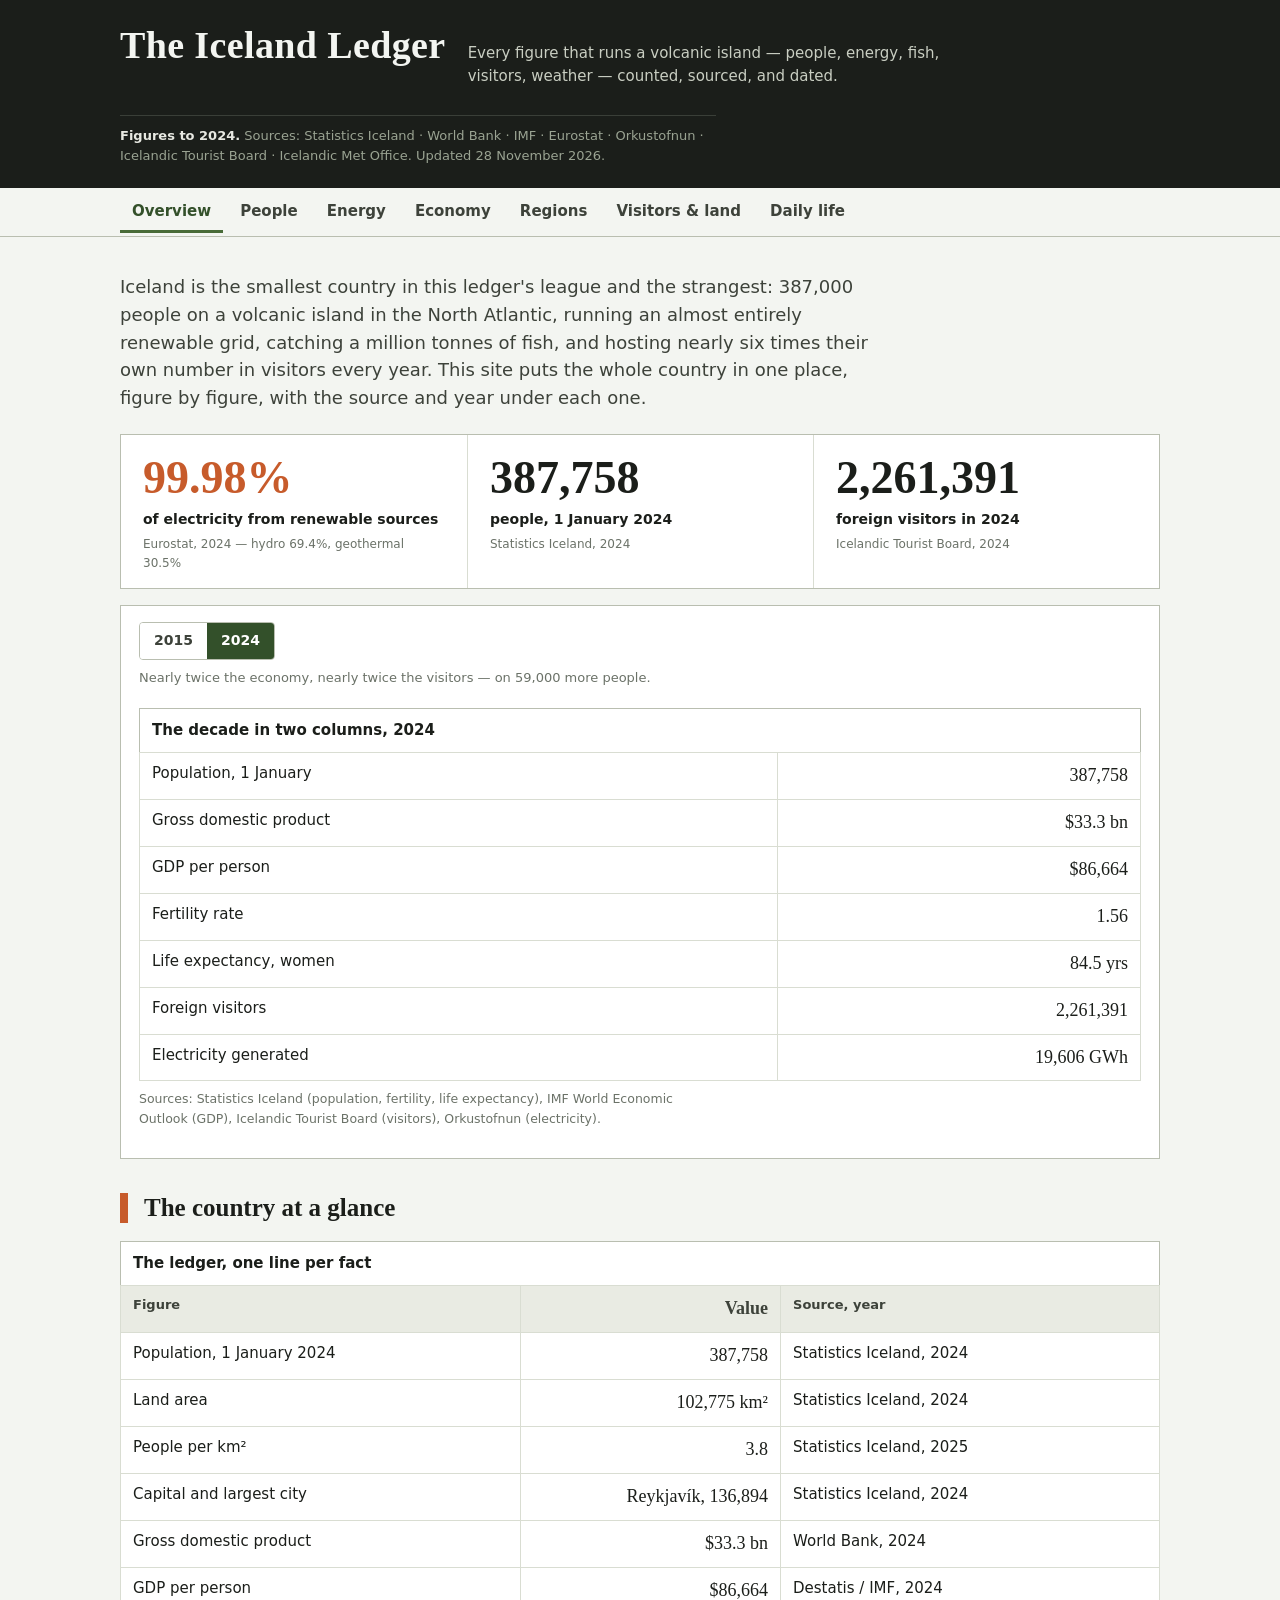
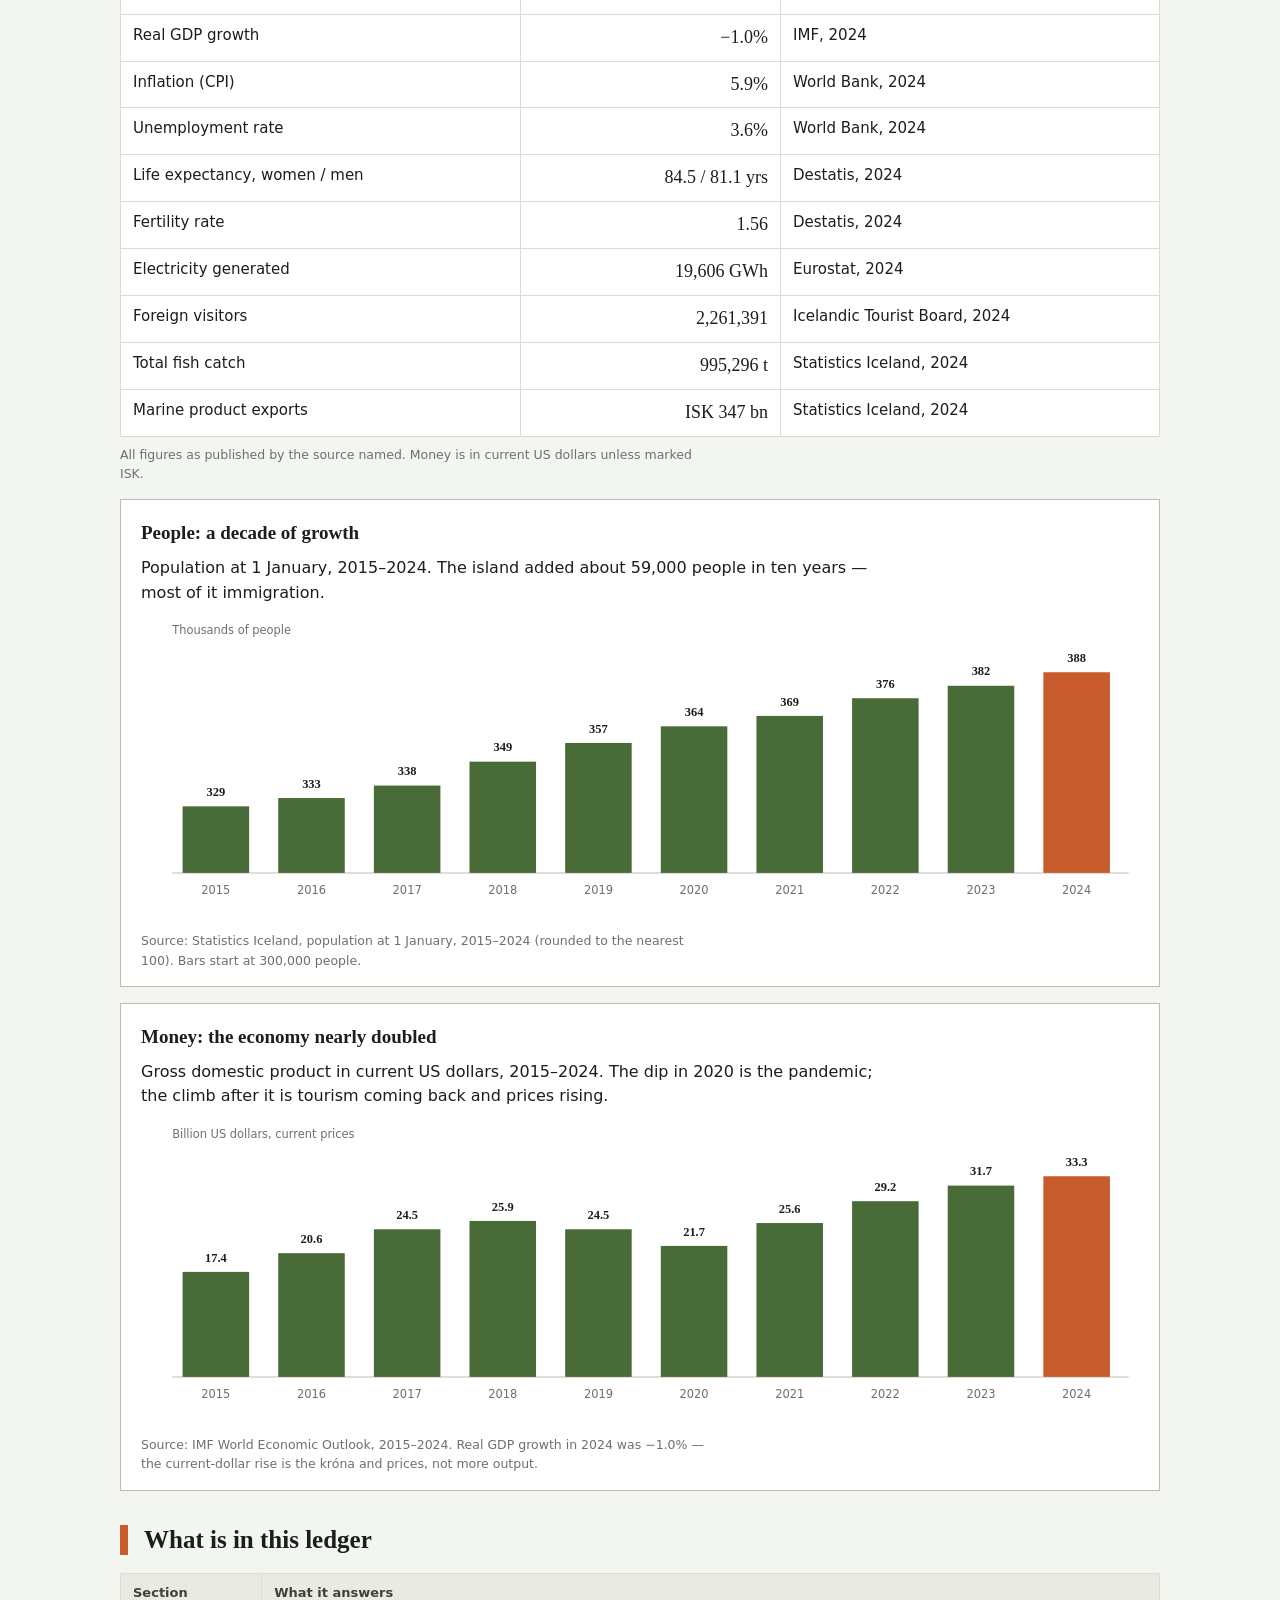
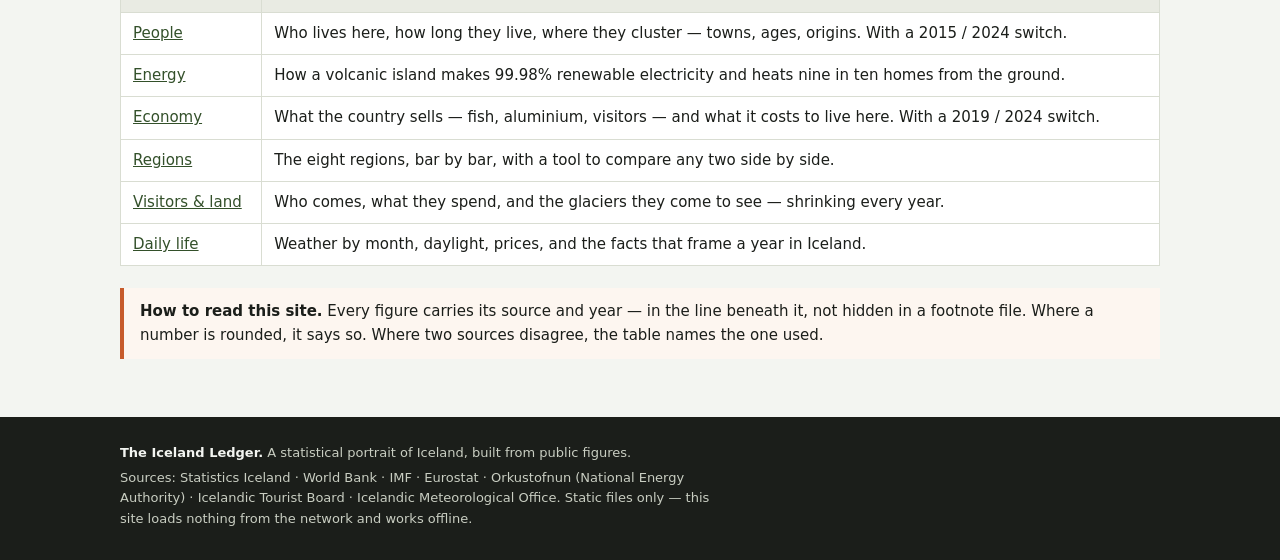
<file: app/index.html>
<!DOCTYPE html>
<html lang="en">
<head>
<meta charset="utf-8">
<meta name="viewport" content="width=device-width, initial-scale=1">
<title>The Iceland Ledger — Every figure that runs a volcanic island</title>
<link rel="stylesheet" href="style.css">
<script type="module" src="site.js"></script>
</head>
<body>
<header class="masthead">
  <div class="wrap">
    <h1>The Iceland Ledger</h1>
    <p class="tagline">Every figure that runs a volcanic island — people, energy, fish, visitors, weather — counted, sourced, and dated.</p>
    <p class="dateline"><b>Figures to 2024.</b> Sources: Statistics Iceland · World Bank · IMF · Eurostat · Orkustofnun · Icelandic Tourist Board · Icelandic Met Office. Updated 28 November 2026.</p>
  </div>
</header>
<nav class="nav" aria-label="Sections">
  <div class="wrap">
    <button class="menubtn" aria-expanded="false">Sections</button>
    <div class="links">
      <a href="index.html" aria-current="page">Overview</a>
      <a href="people.html">People</a>
      <a href="energy.html">Energy</a>
      <a href="economy.html">Economy</a>
      <a href="regions.html">Regions</a>
      <a href="tourism.html">Visitors &amp; land</a>
      <a href="life.html">Daily life</a>
    </div>
  </div>
</nav>
<main>
  <div class="wrap">
    <p class="lede">Iceland is the smallest country in this ledger's league and the strangest: 387,000 people on a volcanic island in the North Atlantic, running an almost entirely renewable grid, catching a million tonnes of fish, and hosting nearly six times their own number in visitors every year. This site puts the whole country in one place, figure by figure, with the source and year under each one.</p>

    <div class="hero">
      <figure>
        <span class="num">99.98%</span>
        <span class="cap">of electricity from renewable sources</span>
        <span class="src">Eurostat, 2024 — hydro 69.4%, geothermal 30.5%</span>
      </figure>
      <figure>
        <span class="num">387,758</span>
        <span class="cap">people, 1 January 2024</span>
        <span class="src">Statistics Iceland, 2024</span>
      </figure>
      <figure>
        <span class="num">2,261,391</span>
        <span class="cap">foreign visitors in 2024</span>
        <span class="src">Icelandic Tourist Board, 2024</span>
      </figure>
    </div>

    <div class="tool">
      <span class="seg" data-switch="decade" role="group" aria-label="Choose year">
        <button type="button" data-year="2015" aria-pressed="false">2015</button>
        <button type="button" data-year="2024" aria-pressed="true">2024</button>
      </span>
      <p class="small" id="d-note">Nearly twice the economy, nearly twice the visitors — on 59,000 more people.</p>
      <div class="scrollx">
      <table class="ledger">
        <caption>The decade in two columns, <span id="d-year">2024</span></caption>
        <tbody>
          <tr><td>Population, 1 January</td><td class="num" id="d-pop">387,758</td></tr>
          <tr><td>Gross domestic product</td><td class="num" id="d-gdp">$33.3 bn</td></tr>
          <tr><td>GDP per person</td><td class="num" id="d-gdppc">$86,664</td></tr>
          <tr><td>Fertility rate</td><td class="num" id="d-fertility">1.56</td></tr>
          <tr><td>Life expectancy, women</td><td class="num" id="d-lew">84.5 yrs</td></tr>
          <tr><td>Foreign visitors</td><td class="num" id="d-visitors">2,261,391</td></tr>
          <tr><td>Electricity generated</td><td class="num" id="d-elec">19,606 GWh</td></tr>
        </tbody>
      </table>
      </div>
      <p class="source">Sources: Statistics Iceland (population, fertility, life expectancy), IMF World Economic Outlook (GDP), Icelandic Tourist Board (visitors), Orkustofnun (electricity).</p>
    </div>

    <h2>The country at a glance</h2>
    <div class="scrollx">
    <table class="ledger">
      <caption>The ledger, one line per fact</caption>
      <thead><tr><th>Figure</th><th class="num">Value</th><th>Source, year</th></tr></thead>
      <tbody>
        <tr><td>Population, 1 January 2024</td><td class="num">387,758</td><td>Statistics Iceland, 2024</td></tr>
        <tr><td>Land area</td><td class="num">102,775 km²</td><td>Statistics Iceland, 2024</td></tr>
        <tr><td>People per km²</td><td class="num">3.8</td><td>Statistics Iceland, 2025</td></tr>
        <tr><td>Capital and largest city</td><td class="num">Reykjavík, 136,894</td><td>Statistics Iceland, 2024</td></tr>
        <tr><td>Gross domestic product</td><td class="num">$33.3 bn</td><td>World Bank, 2024</td></tr>
        <tr><td>GDP per person</td><td class="num">$86,664</td><td>Destatis / IMF, 2024</td></tr>
        <tr><td>Real GDP growth</td><td class="num">−1.0%</td><td>IMF, 2024</td></tr>
        <tr><td>Inflation (CPI)</td><td class="num">5.9%</td><td>World Bank, 2024</td></tr>
        <tr><td>Unemployment rate</td><td class="num">3.6%</td><td>World Bank, 2024</td></tr>
        <tr><td>Life expectancy, women / men</td><td class="num">84.5 / 81.1 yrs</td><td>Destatis, 2024</td></tr>
        <tr><td>Fertility rate</td><td class="num">1.56</td><td>Destatis, 2024</td></tr>
        <tr><td>Electricity generated</td><td class="num">19,606 GWh</td><td>Eurostat, 2024</td></tr>
        <tr><td>Foreign visitors</td><td class="num">2,261,391</td><td>Icelandic Tourist Board, 2024</td></tr>
        <tr><td>Total fish catch</td><td class="num">995,296 t</td><td>Statistics Iceland, 2024</td></tr>
        <tr><td>Marine product exports</td><td class="num">ISK 347 bn</td><td>Statistics Iceland, 2024</td></tr>
      </tbody>
    </table>
    </div>
    <p class="source">All figures as published by the source named. Money is in current US dollars unless marked ISK.</p>

    <div class="chart">
      <h3>People: a decade of growth</h3>
      <p>Population at 1 January, 2015–2024. The island added about 59,000 people in ten years — most of it immigration.</p>
      <svg viewBox="0 0 960 300" role="img" aria-label="Bar chart: Iceland population 2015 to 2024, rising from 329,100 to 387,800">
        <line x1="30" y1="250" x2="950" y2="250" stroke="#b9beb0" stroke-width="1"/>
        <g fill="#486b38">
          <rect x="40" y="186" width="64" height="64"/><rect x="132" y="178" width="64" height="72"/>
          <rect x="224" y="166" width="64" height="84"/><rect x="316" y="143" width="64" height="107"/>
          <rect x="408" y="125" width="64" height="125"/><rect x="500" y="109" width="64" height="141"/>
          <rect x="592" y="99" width="64" height="151"/><rect x="684" y="82" width="64" height="168"/>
          <rect x="776" y="70" width="64" height="180"/><rect x="868" y="57" width="64" height="193" fill="#c75b2b"/>
        </g>
        <g class="bar-value" text-anchor="middle">
          <text x="72" y="176">329</text><text x="164" y="168">333</text><text x="256" y="156">338</text>
          <text x="348" y="133">349</text><text x="440" y="115">357</text><text x="532" y="99">364</text>
          <text x="624" y="89">369</text><text x="716" y="72">376</text><text x="808" y="60">382</text>
          <text x="900" y="47">388</text>
        </g>
        <g class="axis" text-anchor="middle">
          <text x="72" y="270">2015</text><text x="164" y="270">2016</text><text x="256" y="270">2017</text>
          <text x="348" y="270">2018</text><text x="440" y="270">2019</text><text x="532" y="270">2020</text>
          <text x="624" y="270">2021</text><text x="716" y="270">2022</text><text x="808" y="270">2023</text>
          <text x="900" y="270">2024</text>
        </g>
        <text class="axis" x="30" y="20">Thousands of people</text>
      </svg>
      <p class="chart-src">Source: Statistics Iceland, population at 1 January, 2015–2024 (rounded to the nearest 100). Bars start at 300,000 people.</p>
    </div>

    <div class="chart">
      <h3>Money: the economy nearly doubled</h3>
      <p>Gross domestic product in current US dollars, 2015–2024. The dip in 2020 is the pandemic; the climb after it is tourism coming back and prices rising.</p>
      <svg viewBox="0 0 960 300" role="img" aria-label="Bar chart: Iceland GDP in billions of dollars, 2015 17.4, 2016 20.6, 2017 24.5, 2018 25.9, 2019 24.5, 2020 21.7, 2021 25.6, 2022 29.2, 2023 31.7, 2024 33.3">
        <line x1="30" y1="250" x2="950" y2="250" stroke="#b9beb0" stroke-width="1"/>
        <g fill="#486b38">
          <rect x="40" y="149" width="64" height="101"/><rect x="132" y="131" width="64" height="119"/>
          <rect x="224" y="108" width="64" height="142"/><rect x="316" y="100" width="64" height="150"/>
          <rect x="408" y="108" width="64" height="142"/><rect x="500" y="124" width="64" height="126"/>
          <rect x="592" y="102" width="64" height="148"/><rect x="684" y="81" width="64" height="169"/>
          <rect x="776" y="66" width="64" height="184"/><rect x="868" y="57" width="64" height="193" fill="#c75b2b"/>
        </g>
        <g class="bar-value" text-anchor="middle">
          <text x="72" y="139">17.4</text><text x="164" y="121">20.6</text><text x="256" y="98">24.5</text>
          <text x="348" y="90">25.9</text><text x="440" y="98">24.5</text><text x="532" y="114">21.7</text>
          <text x="624" y="92">25.6</text><text x="716" y="71">29.2</text><text x="808" y="56">31.7</text>
          <text x="900" y="47">33.3</text>
        </g>
        <g class="axis" text-anchor="middle">
          <text x="72" y="270">2015</text><text x="164" y="270">2016</text><text x="256" y="270">2017</text>
          <text x="348" y="270">2018</text><text x="440" y="270">2019</text><text x="532" y="270">2020</text>
          <text x="624" y="270">2021</text><text x="716" y="270">2022</text><text x="808" y="270">2023</text>
          <text x="900" y="270">2024</text>
        </g>
        <text class="axis" x="30" y="20">Billion US dollars, current prices</text>
      </svg>
      <p class="chart-src">Source: IMF World Economic Outlook, 2015–2024. Real GDP growth in 2024 was −1.0% — the current-dollar rise is the króna and prices, not more output.</p>
    </div>

    <h2>What is in this ledger</h2>
    <div class="scrollx">
    <table class="ledger">
      <thead><tr><th>Section</th><th>What it answers</th></tr></thead>
      <tbody>
        <tr><td><a href="people.html">People</a></td><td>Who lives here, how long they live, where they cluster — towns, ages, origins. With a 2015 / 2024 switch.</td></tr>
        <tr><td><a href="energy.html">Energy</a></td><td>How a volcanic island makes 99.98% renewable electricity and heats nine in ten homes from the ground.</td></tr>
        <tr><td><a href="economy.html">Economy</a></td><td>What the country sells — fish, aluminium, visitors — and what it costs to live here. With a 2019 / 2024 switch.</td></tr>
        <tr><td><a href="regions.html">Regions</a></td><td>The eight regions, bar by bar, with a tool to compare any two side by side.</td></tr>
        <tr><td><a href="tourism.html">Visitors &amp; land</a></td><td>Who comes, what they spend, and the glaciers they come to see — shrinking every year.</td></tr>
        <tr><td><a href="life.html">Daily life</a></td><td>Weather by month, daylight, prices, and the facts that frame a year in Iceland.</td></tr>
      </tbody>
    </table>
    </div>

    <div class="note"><b>How to read this site.</b> Every figure carries its source and year — in the line beneath it, not hidden in a footnote file. Where a number is rounded, it says so. Where two sources disagree, the table names the one used.</div>
  </div>
</main>
<footer class="pagefoot">
  <div class="wrap">
    <p><b>The Iceland Ledger.</b> A statistical portrait of Iceland, built from public figures.</p>
    <p>Sources: Statistics Iceland · World Bank · IMF · Eurostat · Orkustofnun (National Energy Authority) · Icelandic Tourist Board · Icelandic Meteorological Office. Static files only — this site loads nothing from the network and works offline.</p>
  </div>
</footer>
</body>
</html>
</file>
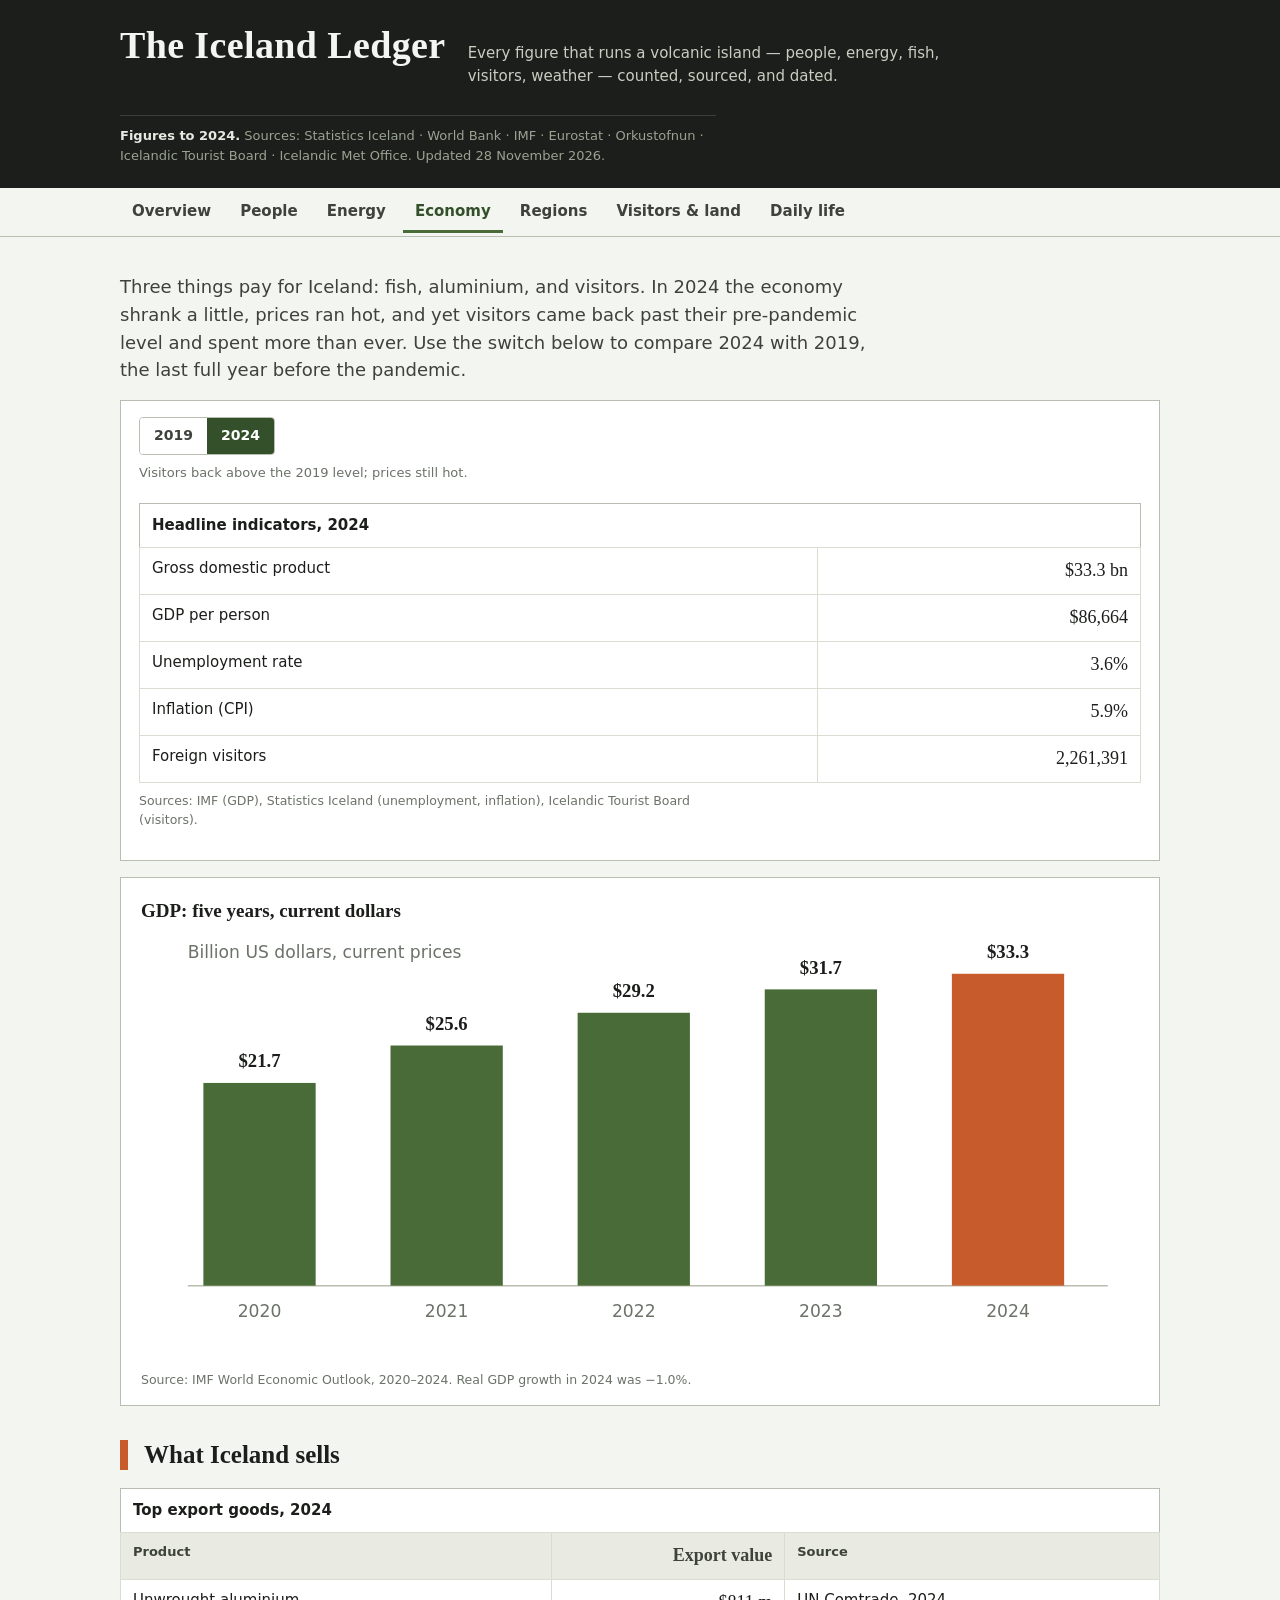
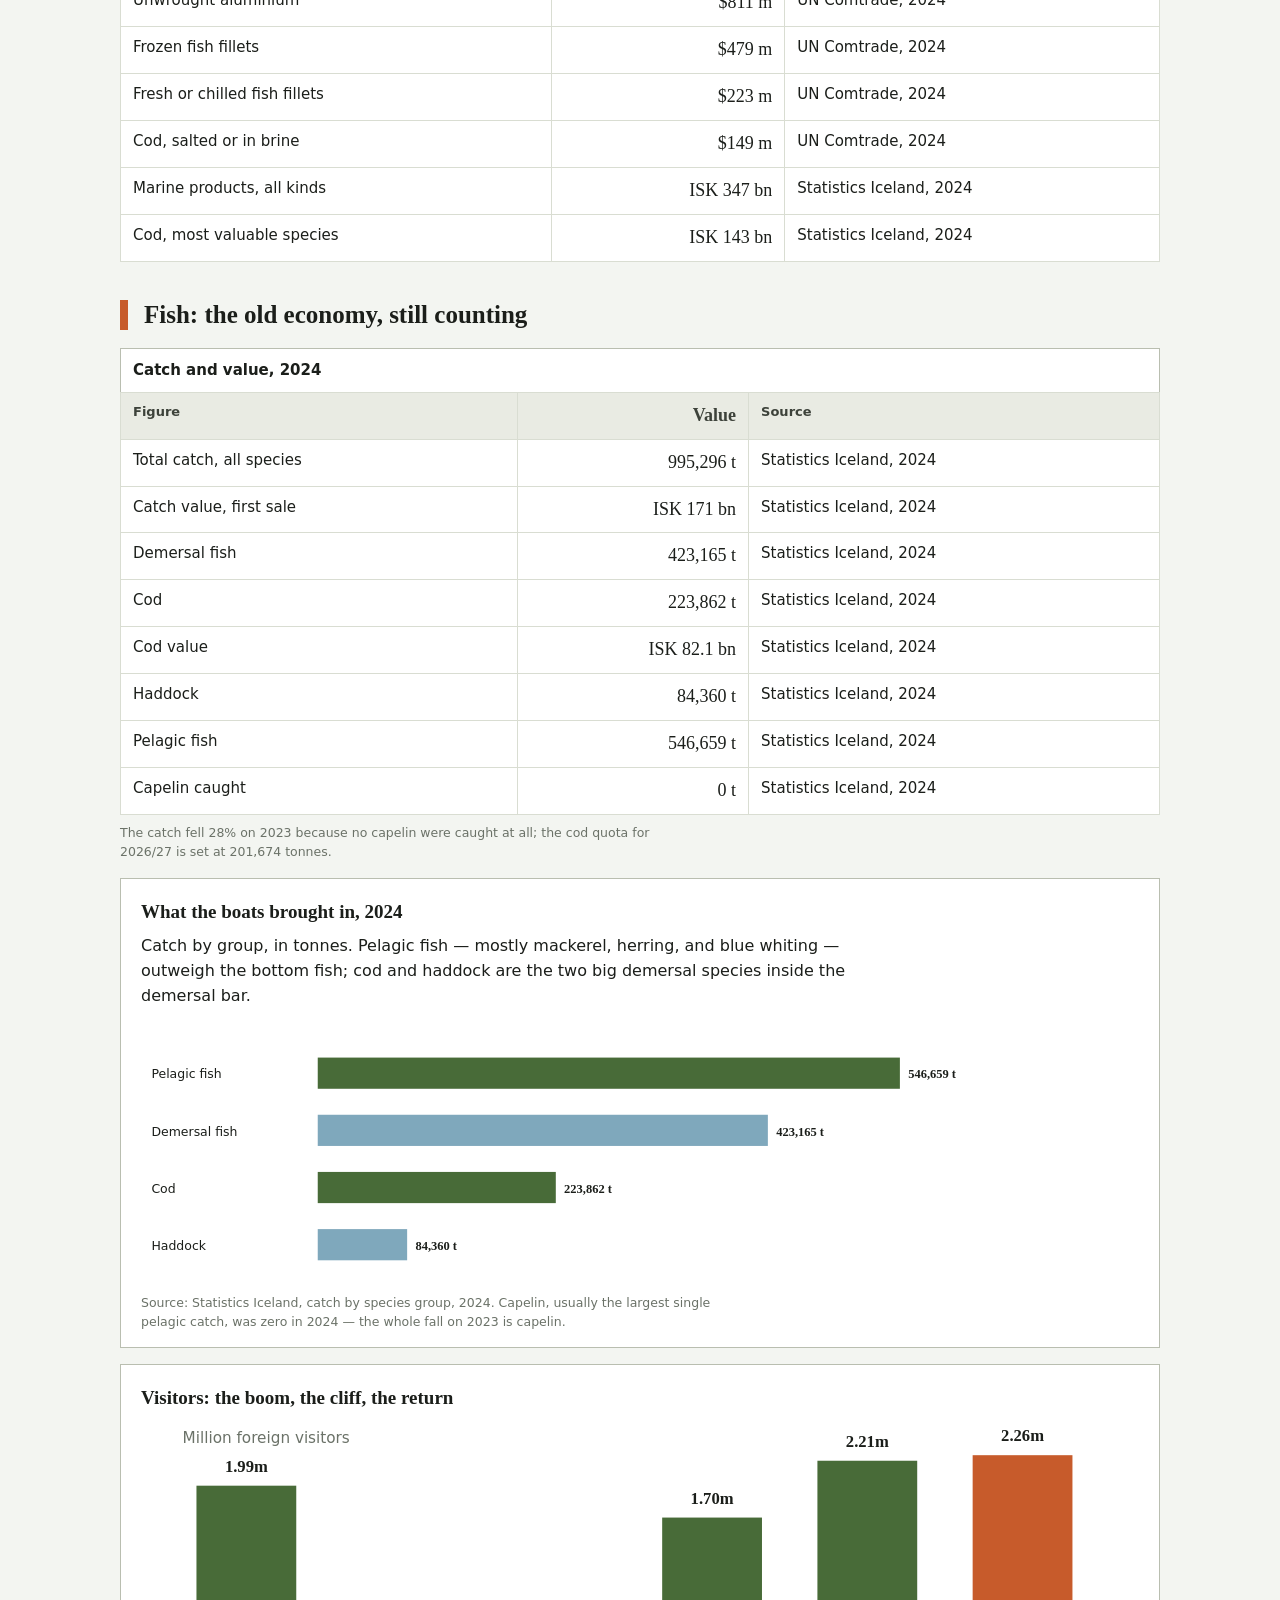
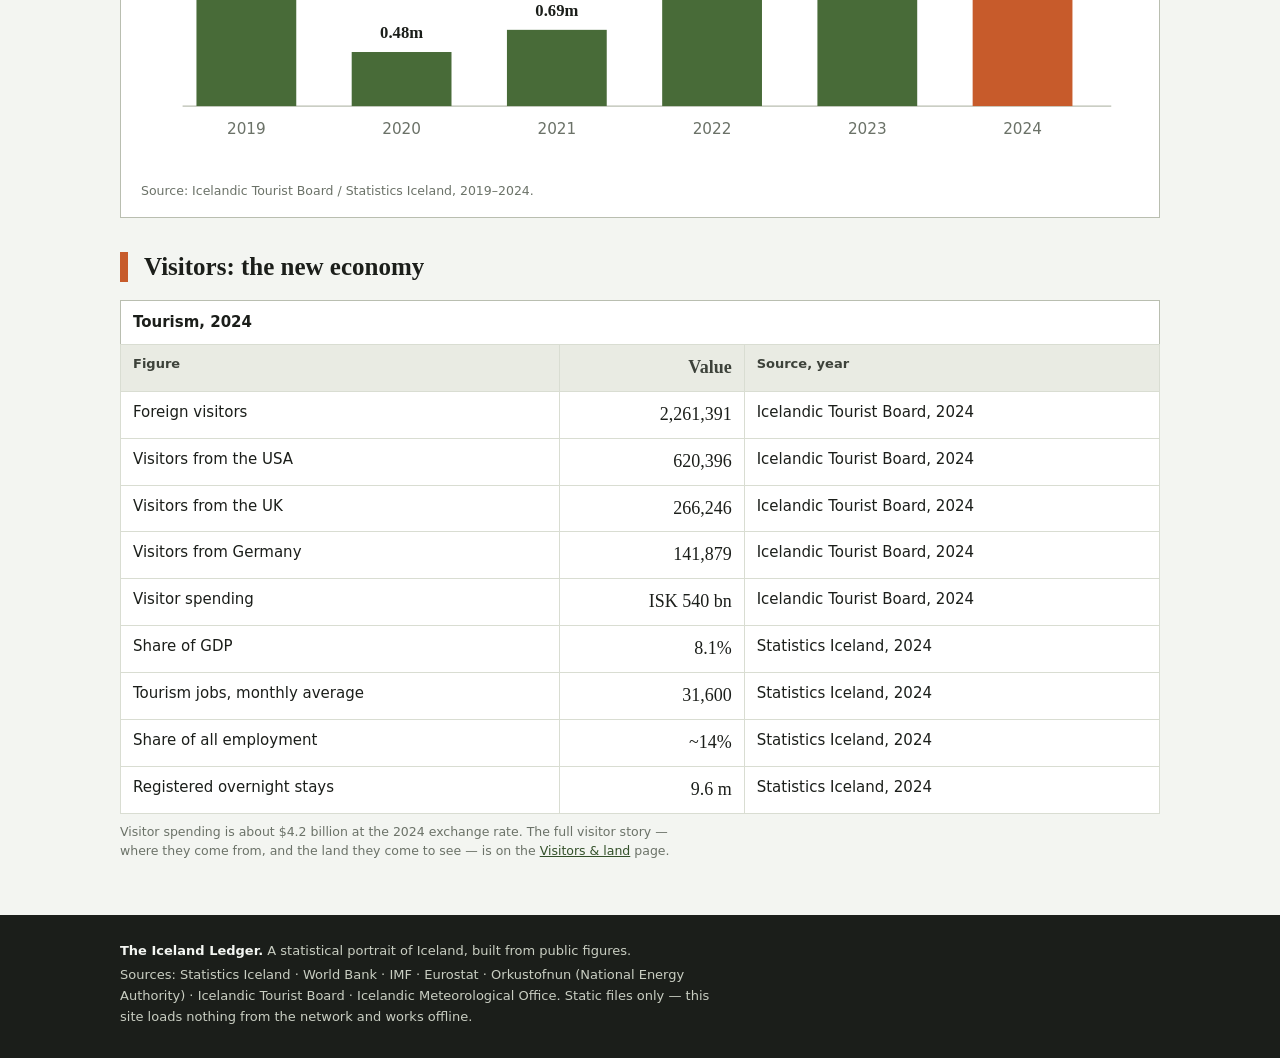
<file: app/economy.html>
<!DOCTYPE html>
<html lang="en">
<head>
<meta charset="utf-8">
<meta name="viewport" content="width=device-width, initial-scale=1">
<title>Economy — The Iceland Ledger</title>
<link rel="stylesheet" href="style.css">
<script type="module" src="site.js"></script>
</head>
<body>
<header class="masthead">
  <div class="wrap">
    <h1>The Iceland Ledger</h1>
    <p class="tagline">Every figure that runs a volcanic island — people, energy, fish, visitors, weather — counted, sourced, and dated.</p>
    <p class="dateline"><b>Figures to 2024.</b> Sources: Statistics Iceland · World Bank · IMF · Eurostat · Orkustofnun · Icelandic Tourist Board · Icelandic Met Office. Updated 28 November 2026.</p>
  </div>
</header>
<nav class="nav" aria-label="Sections">
  <div class="wrap">
    <button class="menubtn" aria-expanded="false">Sections</button>
    <div class="links">
      <a href="index.html">Overview</a>
      <a href="people.html">People</a>
      <a href="energy.html">Energy</a>
      <a href="economy.html" aria-current="page">Economy</a>
      <a href="regions.html">Regions</a>
      <a href="tourism.html">Visitors &amp; land</a>
      <a href="life.html">Daily life</a>
    </div>
  </div>
</nav>
<main>
  <div class="wrap">
    <p class="lede">Three things pay for Iceland: fish, aluminium, and visitors. In 2024 the economy shrank a little, prices ran hot, and yet visitors came back past their pre-pandemic level and spent more than ever. Use the switch below to compare 2024 with 2019, the last full year before the pandemic.</p>

    <div class="tool">
      <span class="seg" data-switch="economy" role="group" aria-label="Choose year">
        <button type="button" data-year="2019" aria-pressed="false">2019</button>
        <button type="button" data-year="2024" aria-pressed="true">2024</button>
      </span>
      <p class="small" id="y-note">Visitors back above the 2019 level; prices still hot.</p>
      <div class="scrollx">
      <table class="ledger">
        <caption>Headline indicators, <span id="y-year">2024</span></caption>
        <tbody>
          <tr><td>Gross domestic product</td><td class="num" id="y-gdp">$33.3 bn</td></tr>
          <tr><td>GDP per person</td><td class="num" id="y-gdppc">$86,664</td></tr>
          <tr><td>Unemployment rate</td><td class="num" id="y-unemp">3.6%</td></tr>
          <tr><td>Inflation (CPI)</td><td class="num" id="y-cpi">5.9%</td></tr>
          <tr><td>Foreign visitors</td><td class="num" id="y-visitors">2,261,391</td></tr>
        </tbody>
      </table>
      </div>
      <p class="source">Sources: IMF (GDP), Statistics Iceland (unemployment, inflation), Icelandic Tourist Board (visitors).</p>
    </div>

    <div class="chart">
      <h3>GDP: five years, current dollars</h3>
      <svg viewBox="0 0 640 280" role="img" aria-label="Bar chart: Iceland GDP in billions of dollars, 2020 21.7, 2021 25.6, 2022 29.2, 2023 31.7, 2024 33.3">
        <line x1="30" y1="230" x2="620" y2="230" stroke="#b9beb0" stroke-width="1"/>
        <g fill="#486b38">
          <rect x="40" y="100" width="72" height="130"/><rect x="160" y="76" width="72" height="154"/>
          <rect x="280" y="55" width="72" height="175"/><rect x="400" y="40" width="72" height="190"/>
          <rect x="520" y="30" width="72" height="200" fill="#c75b2b"/>
        </g>
        <g class="bar-value" text-anchor="middle">
          <text x="76" y="90">$21.7</text><text x="196" y="66">$25.6</text><text x="316" y="45">$29.2</text>
          <text x="436" y="30">$31.7</text><text x="556" y="20">$33.3</text>
        </g>
        <g class="axis" text-anchor="middle">
          <text x="76" y="250">2020</text><text x="196" y="250">2021</text><text x="316" y="250">2022</text>
          <text x="436" y="250">2023</text><text x="556" y="250">2024</text>
        </g>
        <text class="axis" x="30" y="20">Billion US dollars, current prices</text>
      </svg>
      <p class="chart-src">Source: IMF World Economic Outlook, 2020–2024. Real GDP growth in 2024 was −1.0%.</p>
    </div>

    <h2>What Iceland sells</h2>
    <div class="scrollx">
    <table class="ledger">
      <caption>Top export goods, 2024</caption>
      <thead><tr><th>Product</th><th class="num">Export value</th><th>Source</th></tr></thead>
      <tbody>
        <tr><td>Unwrought aluminium</td><td class="num">$811 m</td><td>UN Comtrade, 2024</td></tr>
        <tr><td>Frozen fish fillets</td><td class="num">$479 m</td><td>UN Comtrade, 2024</td></tr>
        <tr><td>Fresh or chilled fish fillets</td><td class="num">$223 m</td><td>UN Comtrade, 2024</td></tr>
        <tr><td>Cod, salted or in brine</td><td class="num">$149 m</td><td>UN Comtrade, 2024</td></tr>
        <tr><td>Marine products, all kinds</td><td class="num">ISK 347 bn</td><td>Statistics Iceland, 2024</td></tr>
        <tr><td>Cod, most valuable species</td><td class="num">ISK 143 bn</td><td>Statistics Iceland, 2024</td></tr>
      </tbody>
    </table>
    </div>

    <h2>Fish: the old economy, still counting</h2>
    <div class="scrollx">
    <table class="ledger">
      <caption>Catch and value, 2024</caption>
      <thead><tr><th>Figure</th><th class="num">Value</th><th>Source</th></tr></thead>
      <tbody>
        <tr><td>Total catch, all species</td><td class="num">995,296 t</td><td>Statistics Iceland, 2024</td></tr>
        <tr><td>Catch value, first sale</td><td class="num">ISK 171 bn</td><td>Statistics Iceland, 2024</td></tr>
        <tr><td>Demersal fish</td><td class="num">423,165 t</td><td>Statistics Iceland, 2024</td></tr>
        <tr><td>Cod</td><td class="num">223,862 t</td><td>Statistics Iceland, 2024</td></tr>
        <tr><td>Cod value</td><td class="num">ISK 82.1 bn</td><td>Statistics Iceland, 2024</td></tr>
        <tr><td>Haddock</td><td class="num">84,360 t</td><td>Statistics Iceland, 2024</td></tr>
        <tr><td>Pelagic fish</td><td class="num">546,659 t</td><td>Statistics Iceland, 2024</td></tr>
        <tr><td>Capelin caught</td><td class="num">0 t</td><td>Statistics Iceland, 2024</td></tr>
      </tbody>
    </table>
    </div>
    <p class="source">The catch fell 28% on 2023 because no capelin were caught at all; the cod quota for 2026/27 is set at 201,674 tonnes.</p>

    <div class="chart" id="catch-chart">
      <h3>What the boats brought in, 2024</h3>
      <p>Catch by group, in tonnes. Pelagic fish — mostly mackerel, herring, and blue whiting — outweigh the bottom fish; cod and haddock are the two big demersal species inside the demersal bar.</p>
      <svg viewBox="0 0 960 260" role="img" aria-label="Horizontal bar chart: catch in tonnes in 2024. Pelagic fish 546,659; demersal fish 423,165; cod 223,862; haddock 84,360">
        <g class="bar-label">
          <text x="10" y="60">Pelagic fish</text><text x="10" y="115">Demersal fish</text>
          <text x="10" y="170">Cod</text><text x="10" y="225">Haddock</text>
        </g>
        <g>
          <rect x="170" y="40" width="560" height="30" fill="#486b38"/>
          <rect x="170" y="95" width="433" height="30" fill="#7fa8bc"/>
          <rect x="170" y="150" width="229" height="30" fill="#486b38"/>
          <rect x="170" y="205" width="86" height="30" fill="#7fa8bc"/>
        </g>
        <g class="bar-value">
          <text x="738" y="60">546,659 t</text><text x="611" y="115">423,165 t</text>
          <text x="407" y="170">223,862 t</text><text x="264" y="225">84,360 t</text>
        </g>
      </svg>
      <p class="chart-src">Source: Statistics Iceland, catch by species group, 2024. Capelin, usually the largest single pelagic catch, was zero in 2024 — the whole fall on 2023 is capelin.</p>
    </div>

    <div class="chart">
      <h3>Visitors: the boom, the cliff, the return</h3>
      <svg viewBox="0 0 720 260" role="img" aria-label="Bar chart: foreign visitors in millions, 2019 1.99, 2020 0.48, 2021 0.69, 2022 1.70, 2023 2.21, 2024 2.26">
        <line x1="30" y1="210" x2="700" y2="210" stroke="#b9beb0" stroke-width="1"/>
        <g fill="#486b38">
          <rect x="40" y="51" width="72" height="159"/><rect x="152" y="171" width="72" height="39"/>
          <rect x="264" y="155" width="72" height="55"/><rect x="376" y="74" width="72" height="136"/>
          <rect x="488" y="33" width="72" height="177"/><rect x="600" y="29" width="72" height="181" fill="#c75b2b"/>
        </g>
        <g class="bar-value" text-anchor="middle">
          <text x="76" y="41">1.99m</text><text x="188" y="161">0.48m</text><text x="300" y="145">0.69m</text>
          <text x="412" y="64">1.70m</text><text x="524" y="23">2.21m</text><text x="636" y="19">2.26m</text>
        </g>
        <g class="axis" text-anchor="middle">
          <text x="76" y="230">2019</text><text x="188" y="230">2020</text><text x="300" y="230">2021</text>
          <text x="412" y="230">2022</text><text x="524" y="230">2023</text><text x="636" y="230">2024</text>
        </g>
        <text class="axis" x="30" y="20">Million foreign visitors</text>
      </svg>
      <p class="chart-src">Source: Icelandic Tourist Board / Statistics Iceland, 2019–2024.</p>
    </div>

    <h2>Visitors: the new economy</h2>
    <div class="scrollx">
    <table class="ledger">
      <caption>Tourism, 2024</caption>
      <thead><tr><th>Figure</th><th class="num">Value</th><th>Source, year</th></tr></thead>
      <tbody>
        <tr><td>Foreign visitors</td><td class="num">2,261,391</td><td>Icelandic Tourist Board, 2024</td></tr>
        <tr><td>Visitors from the USA</td><td class="num">620,396</td><td>Icelandic Tourist Board, 2024</td></tr>
        <tr><td>Visitors from the UK</td><td class="num">266,246</td><td>Icelandic Tourist Board, 2024</td></tr>
        <tr><td>Visitors from Germany</td><td class="num">141,879</td><td>Icelandic Tourist Board, 2024</td></tr>
        <tr><td>Visitor spending</td><td class="num">ISK 540 bn</td><td>Icelandic Tourist Board, 2024</td></tr>
        <tr><td>Share of GDP</td><td class="num">8.1%</td><td>Statistics Iceland, 2024</td></tr>
        <tr><td>Tourism jobs, monthly average</td><td class="num">31,600</td><td>Statistics Iceland, 2024</td></tr>
        <tr><td>Share of all employment</td><td class="num">~14%</td><td>Statistics Iceland, 2024</td></tr>
        <tr><td>Registered overnight stays</td><td class="num">9.6 m</td><td>Statistics Iceland, 2024</td></tr>
      </tbody>
    </table>
    </div>
    <p class="source">Visitor spending is about $4.2 billion at the 2024 exchange rate. The full visitor story — where they come from, and the land they come to see — is on the <a href="tourism.html">Visitors &amp; land</a> page.</p>
  </div>
</main>
<footer class="pagefoot">
  <div class="wrap">
    <p><b>The Iceland Ledger.</b> A statistical portrait of Iceland, built from public figures.</p>
    <p>Sources: Statistics Iceland · World Bank · IMF · Eurostat · Orkustofnun (National Energy Authority) · Icelandic Tourist Board · Icelandic Meteorological Office. Static files only — this site loads nothing from the network and works offline.</p>
  </div>
</footer>
</body>
</html>
</file>
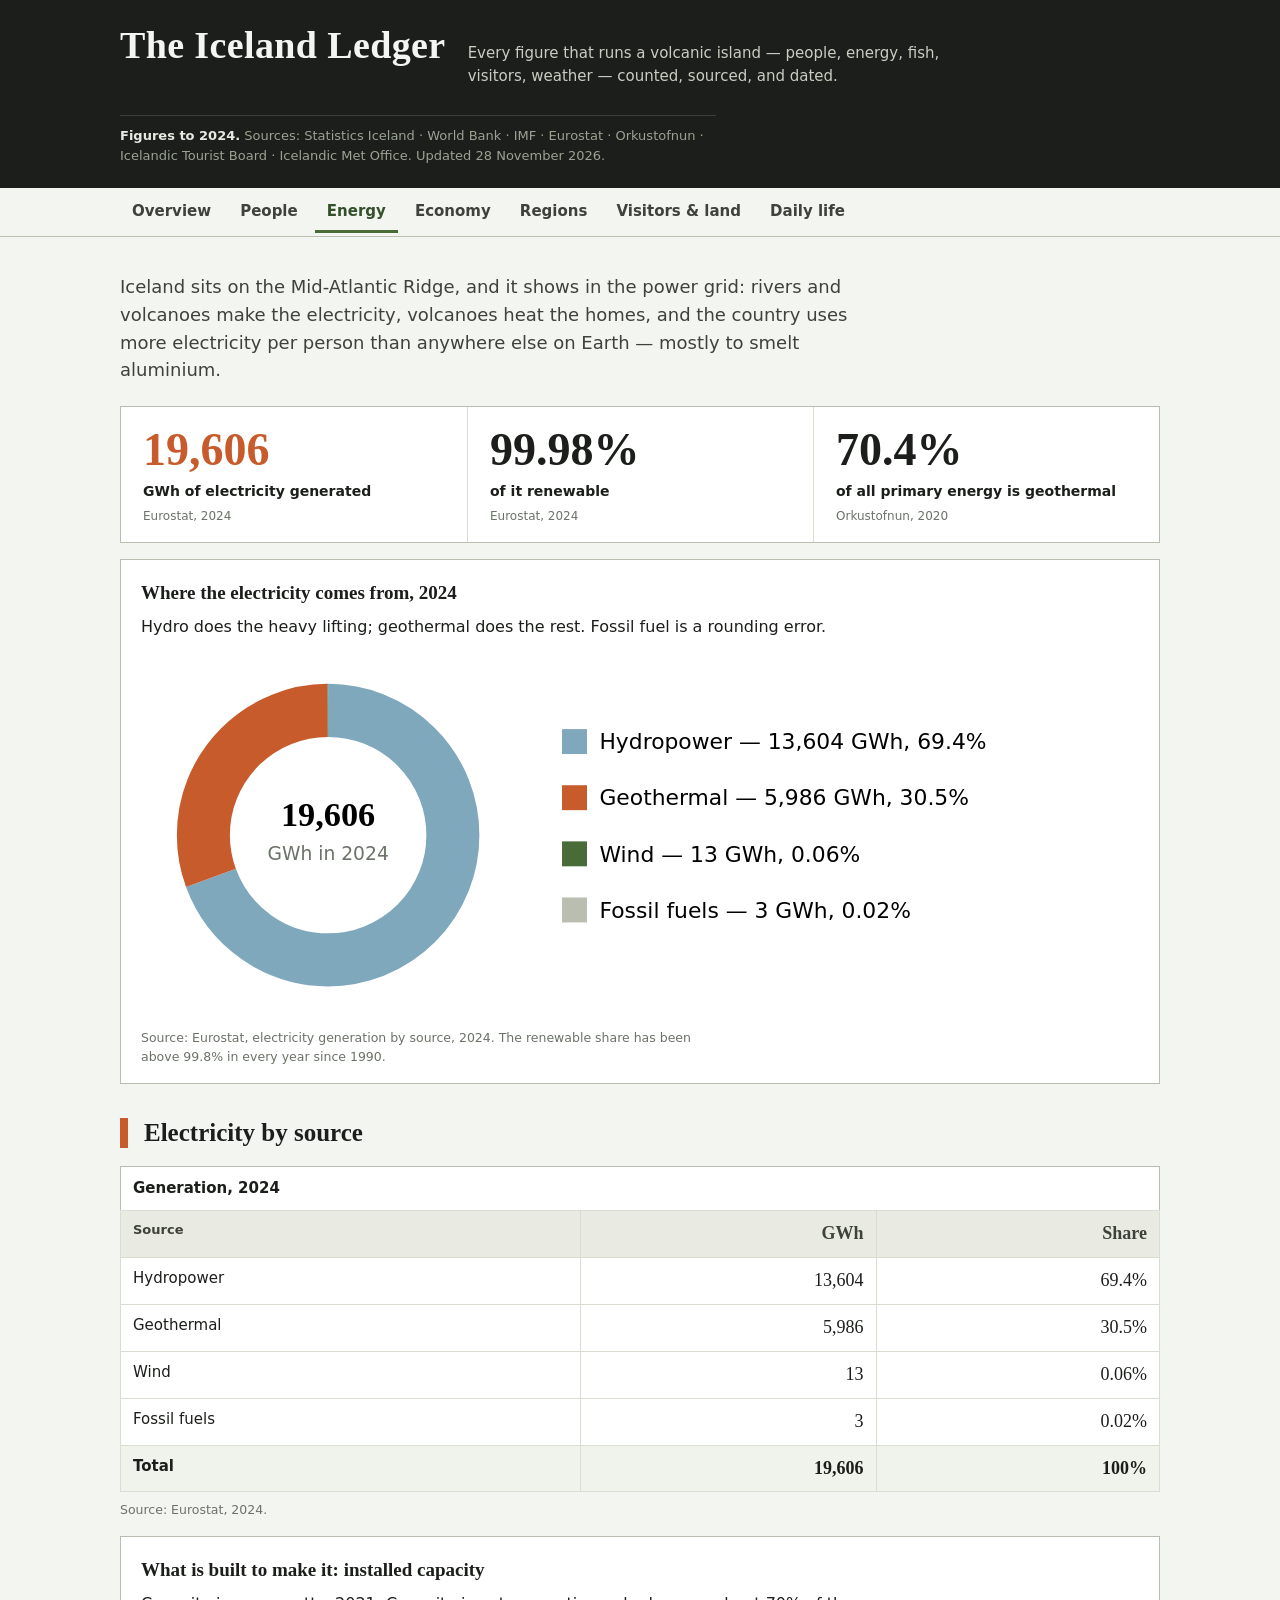
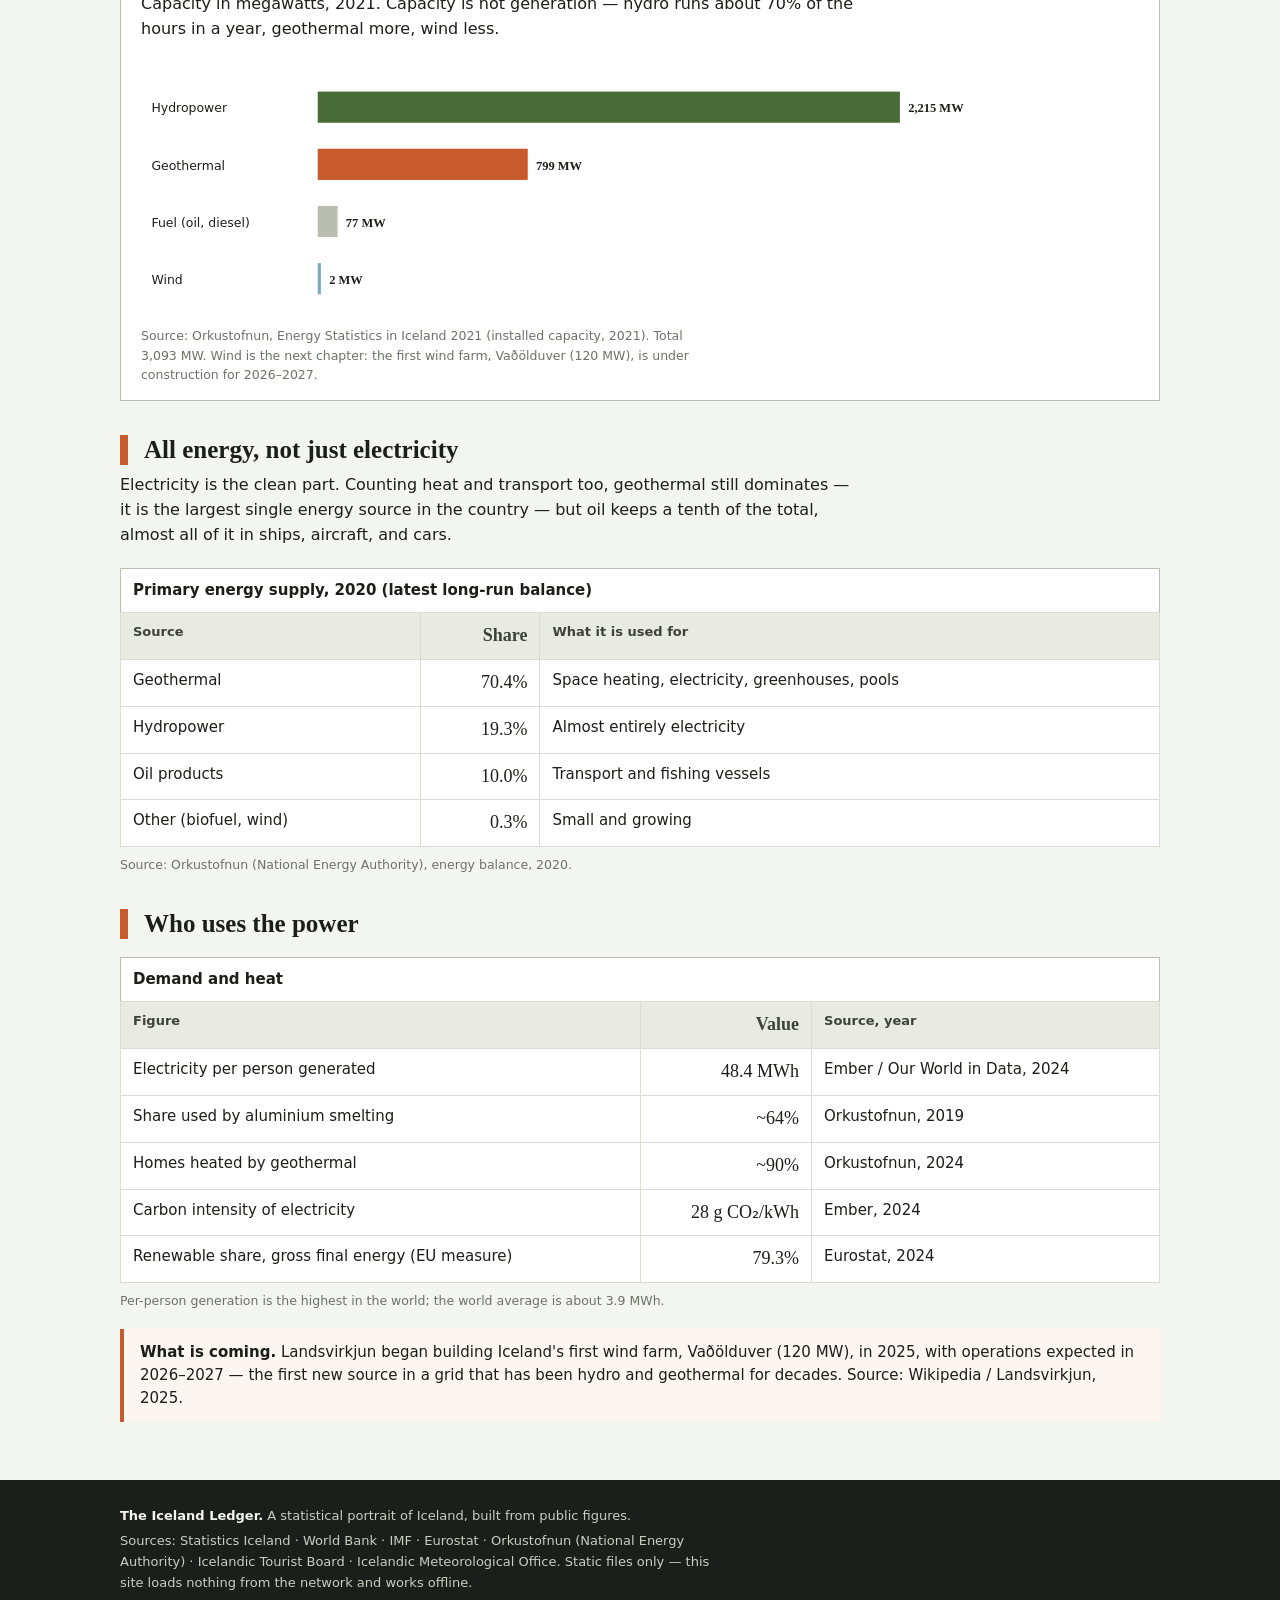
<file: app/energy.html>
<!DOCTYPE html>
<html lang="en">
<head>
<meta charset="utf-8">
<meta name="viewport" content="width=device-width, initial-scale=1">
<title>Energy — The Iceland Ledger</title>
<link rel="stylesheet" href="style.css">
<script type="module" src="site.js"></script>
</head>
<body>
<header class="masthead">
  <div class="wrap">
    <h1>The Iceland Ledger</h1>
    <p class="tagline">Every figure that runs a volcanic island — people, energy, fish, visitors, weather — counted, sourced, and dated.</p>
    <p class="dateline"><b>Figures to 2024.</b> Sources: Statistics Iceland · World Bank · IMF · Eurostat · Orkustofnun · Icelandic Tourist Board · Icelandic Met Office. Updated 28 November 2026.</p>
  </div>
</header>
<nav class="nav" aria-label="Sections">
  <div class="wrap">
    <button class="menubtn" aria-expanded="false">Sections</button>
    <div class="links">
      <a href="index.html">Overview</a>
      <a href="people.html">People</a>
      <a href="energy.html" aria-current="page">Energy</a>
      <a href="economy.html">Economy</a>
      <a href="regions.html">Regions</a>
      <a href="tourism.html">Visitors &amp; land</a>
      <a href="life.html">Daily life</a>
    </div>
  </div>
</nav>
<main>
  <div class="wrap">
    <p class="lede">Iceland sits on the Mid-Atlantic Ridge, and it shows in the power grid: rivers and volcanoes make the electricity, volcanoes heat the homes, and the country uses more electricity per person than anywhere else on Earth — mostly to smelt aluminium.</p>

    <div class="hero">
      <figure>
        <span class="num">19,606</span>
        <span class="cap">GWh of electricity generated</span>
        <span class="src">Eurostat, 2024</span>
      </figure>
      <figure>
        <span class="num">99.98%</span>
        <span class="cap">of it renewable</span>
        <span class="src">Eurostat, 2024</span>
      </figure>
      <figure>
        <span class="num">70.4%</span>
        <span class="cap">of all primary energy is geothermal</span>
        <span class="src">Orkustofnun, 2020</span>
      </figure>
    </div>

    <div class="chart">
      <h3>Where the electricity comes from, 2024</h3>
      <p>Hydro does the heavy lifting; geothermal does the rest. Fossil fuel is a rounding error.</p>
      <svg viewBox="0 0 640 240" role="img" aria-label="Donut chart: hydropower 69.4 percent, geothermal 30.5 percent, wind 0.1 percent of electricity generation in 2024">
        <g transform="translate(120,120) rotate(-90)">
          <circle r="80" fill="none" stroke="#7fa8bc" stroke-width="34" stroke-dasharray="348.8 153.9"/>
          <circle r="80" fill="none" stroke="#c75b2b" stroke-width="34" stroke-dasharray="153.3 349.4" stroke-dashoffset="-348.8"/>
          <circle r="80" fill="none" stroke="#486b38" stroke-width="34" stroke-dasharray="0.5 502.2" stroke-dashoffset="-502.1"/>
        </g>
        <text x="120" y="114" text-anchor="middle" font-family="Georgia, serif" font-size="22" font-weight="700">19,606</text>
        <text x="120" y="136" text-anchor="middle" font-size="12" fill="#6b7268">GWh in 2024</text>
        <g font-size="14">
          <rect x="270" y="52" width="16" height="16" fill="#7fa8bc"/><text x="294" y="65">Hydropower — 13,604 GWh, 69.4%</text>
          <rect x="270" y="88" width="16" height="16" fill="#c75b2b"/><text x="294" y="101">Geothermal — 5,986 GWh, 30.5%</text>
          <rect x="270" y="124" width="16" height="16" fill="#486b38"/><text x="294" y="137">Wind — 13 GWh, 0.06%</text>
          <rect x="270" y="160" width="16" height="16" fill="#b9beb0"/><text x="294" y="173">Fossil fuels — 3 GWh, 0.02%</text>
        </g>
      </svg>
      <p class="chart-src">Source: Eurostat, electricity generation by source, 2024. The renewable share has been above 99.8% in every year since 1990.</p>
    </div>

    <h2>Electricity by source</h2>
    <div class="scrollx">
    <table class="ledger">
      <caption>Generation, 2024</caption>
      <thead><tr><th>Source</th><th class="num">GWh</th><th class="num">Share</th></tr></thead>
      <tbody>
        <tr><td>Hydropower</td><td class="num">13,604</td><td class="num">69.4%</td></tr>
        <tr><td>Geothermal</td><td class="num">5,986</td><td class="num">30.5%</td></tr>
        <tr><td>Wind</td><td class="num">13</td><td class="num">0.06%</td></tr>
        <tr><td>Fossil fuels</td><td class="num">3</td><td class="num">0.02%</td></tr>
        <tr class="total"><td>Total</td><td class="num">19,606</td><td class="num">100%</td></tr>
      </tbody>
    </table>
    </div>
    <p class="source">Source: Eurostat, 2024.</p>

    <div class="chart" id="capacity-chart">
      <h3>What is built to make it: installed capacity</h3>
      <p>Capacity in megawatts, 2021. Capacity is not generation — hydro runs about 70% of the hours in a year, geothermal more, wind less.</p>
      <svg viewBox="0 0 960 260" role="img" aria-label="Horizontal bar chart: installed electricity capacity in 2021. Hydropower 2,215 megawatts; geothermal 799; fuel 77; wind 2">
        <g class="bar-label">
          <text x="10" y="60">Hydropower</text><text x="10" y="115">Geothermal</text>
          <text x="10" y="170">Fuel (oil, diesel)</text><text x="10" y="225">Wind</text>
        </g>
        <g>
          <rect x="170" y="40" width="560" height="30" fill="#486b38"/>
          <rect x="170" y="95" width="202" height="30" fill="#c75b2b"/>
          <rect x="170" y="150" width="19" height="30" fill="#b9beb0"/>
          <rect x="170" y="205" width="3" height="30" fill="#7fa8bc"/>
        </g>
        <g class="bar-value">
          <text x="738" y="60">2,215 MW</text><text x="380" y="115">799 MW</text>
          <text x="197" y="170">77 MW</text><text x="181" y="225">2 MW</text>
        </g>
      </svg>
      <p class="chart-src">Source: Orkustofnun, Energy Statistics in Iceland 2021 (installed capacity, 2021). Total 3,093 MW. Wind is the next chapter: the first wind farm, Vaðölduver (120 MW), is under construction for 2026–2027.</p>
    </div>

    <h2>All energy, not just electricity</h2>
    <p>Electricity is the clean part. Counting heat and transport too, geothermal still dominates — it is the largest single energy source in the country — but oil keeps a tenth of the total, almost all of it in ships, aircraft, and cars.</p>
    <div class="scrollx">
    <table class="ledger">
      <caption>Primary energy supply, 2020 (latest long-run balance)</caption>
      <thead><tr><th>Source</th><th class="num">Share</th><th>What it is used for</th></tr></thead>
      <tbody>
        <tr><td>Geothermal</td><td class="num">70.4%</td><td>Space heating, electricity, greenhouses, pools</td></tr>
        <tr><td>Hydropower</td><td class="num">19.3%</td><td>Almost entirely electricity</td></tr>
        <tr><td>Oil products</td><td class="num">10.0%</td><td>Transport and fishing vessels</td></tr>
        <tr><td>Other (biofuel, wind)</td><td class="num">0.3%</td><td>Small and growing</td></tr>
      </tbody>
    </table>
    </div>
    <p class="source">Source: Orkustofnun (National Energy Authority), energy balance, 2020.</p>

    <h2>Who uses the power</h2>
    <div class="scrollx">
    <table class="ledger">
      <caption>Demand and heat</caption>
      <thead><tr><th>Figure</th><th class="num">Value</th><th>Source, year</th></tr></thead>
      <tbody>
        <tr><td>Electricity per person generated</td><td class="num">48.4 MWh</td><td>Ember / Our World in Data, 2024</td></tr>
        <tr><td>Share used by aluminium smelting</td><td class="num">~64%</td><td>Orkustofnun, 2019</td></tr>
        <tr><td>Homes heated by geothermal</td><td class="num">~90%</td><td>Orkustofnun, 2024</td></tr>
        <tr><td>Carbon intensity of electricity</td><td class="num">28 g CO₂/kWh</td><td>Ember, 2024</td></tr>
        <tr><td>Renewable share, gross final energy (EU measure)</td><td class="num">79.3%</td><td>Eurostat, 2024</td></tr>
      </tbody>
    </table>
    </div>
    <p class="source">Per-person generation is the highest in the world; the world average is about 3.9 MWh.</p>

    <div class="note"><b>What is coming.</b> Landsvirkjun began building Iceland's first wind farm, Vaðölduver (120 MW), in 2025, with operations expected in 2026–2027 — the first new source in a grid that has been hydro and geothermal for decades. Source: Wikipedia / Landsvirkjun, 2025.</div>
  </div>
</main>
<footer class="pagefoot">
  <div class="wrap">
    <p><b>The Iceland Ledger.</b> A statistical portrait of Iceland, built from public figures.</p>
    <p>Sources: Statistics Iceland · World Bank · IMF · Eurostat · Orkustofnun (National Energy Authority) · Icelandic Tourist Board · Icelandic Meteorological Office. Static files only — this site loads nothing from the network and works offline.</p>
  </div>
</footer>
</body>
</html>
</file>
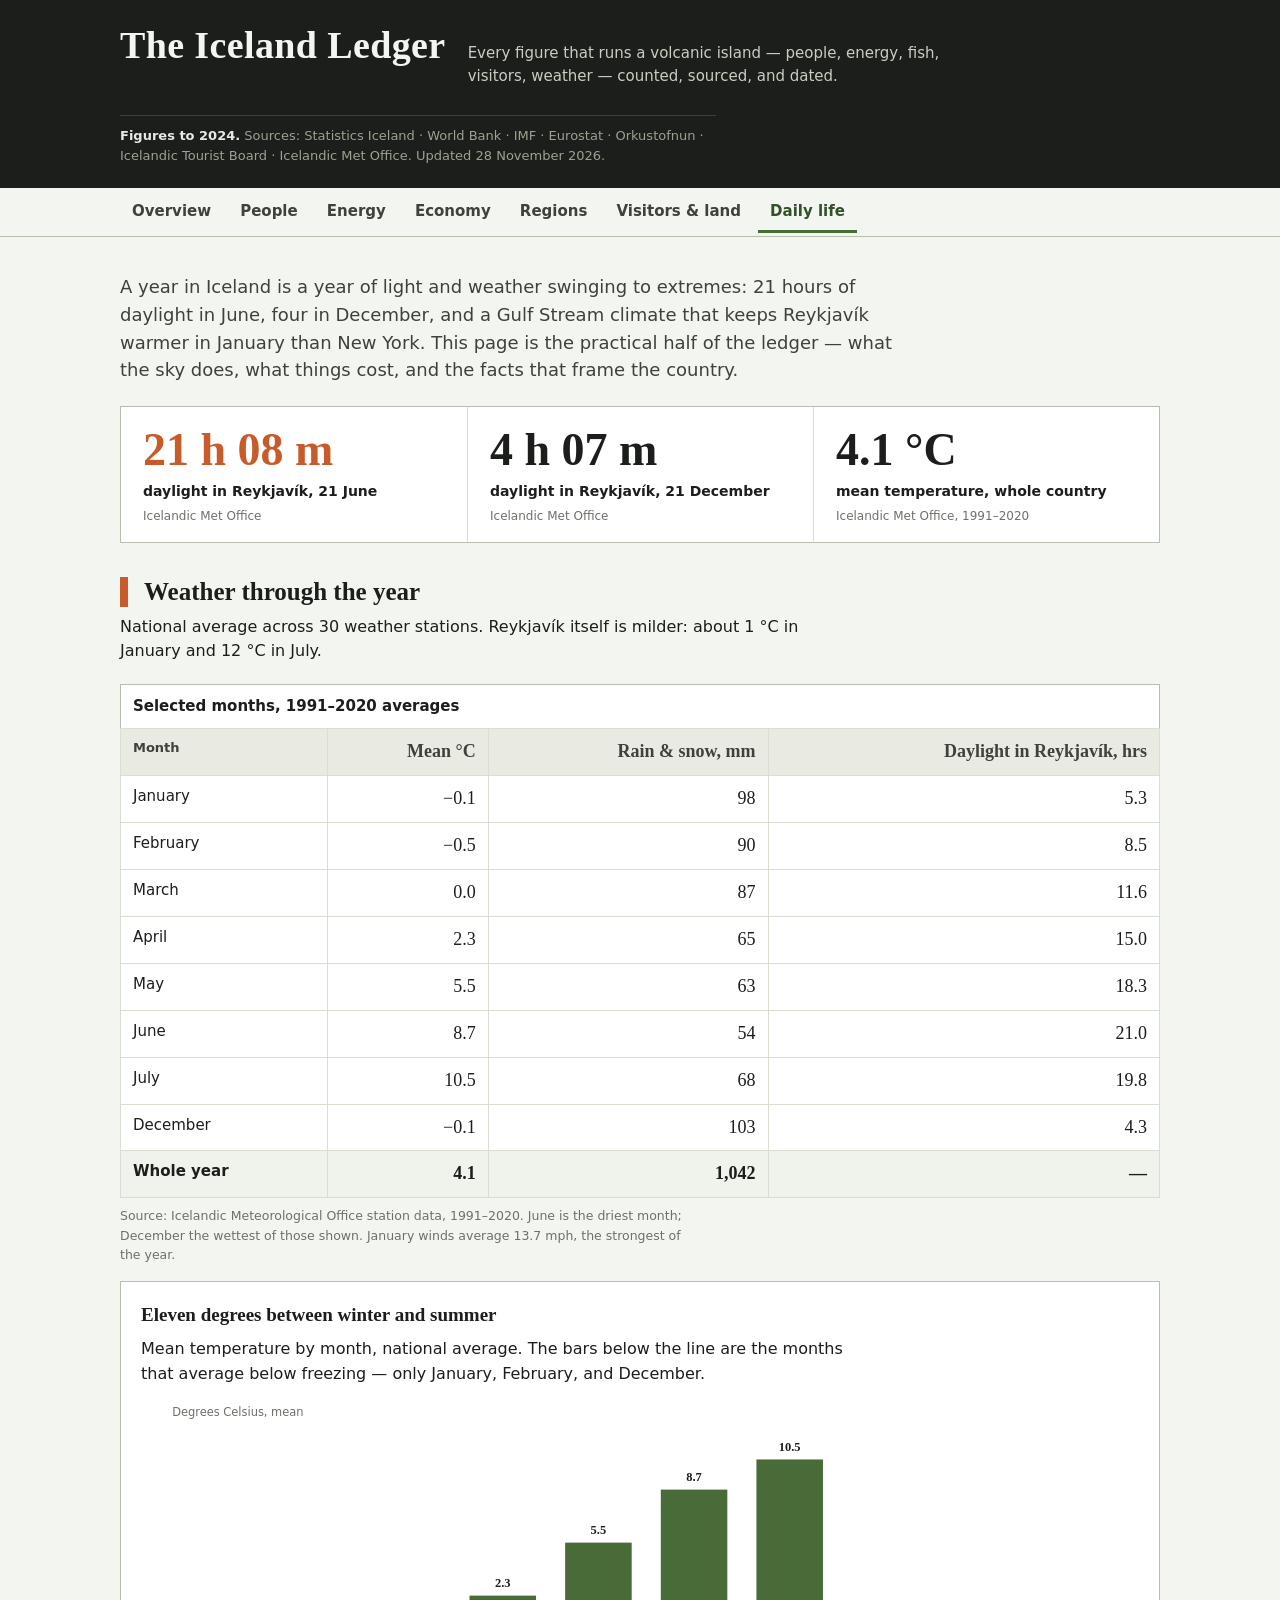
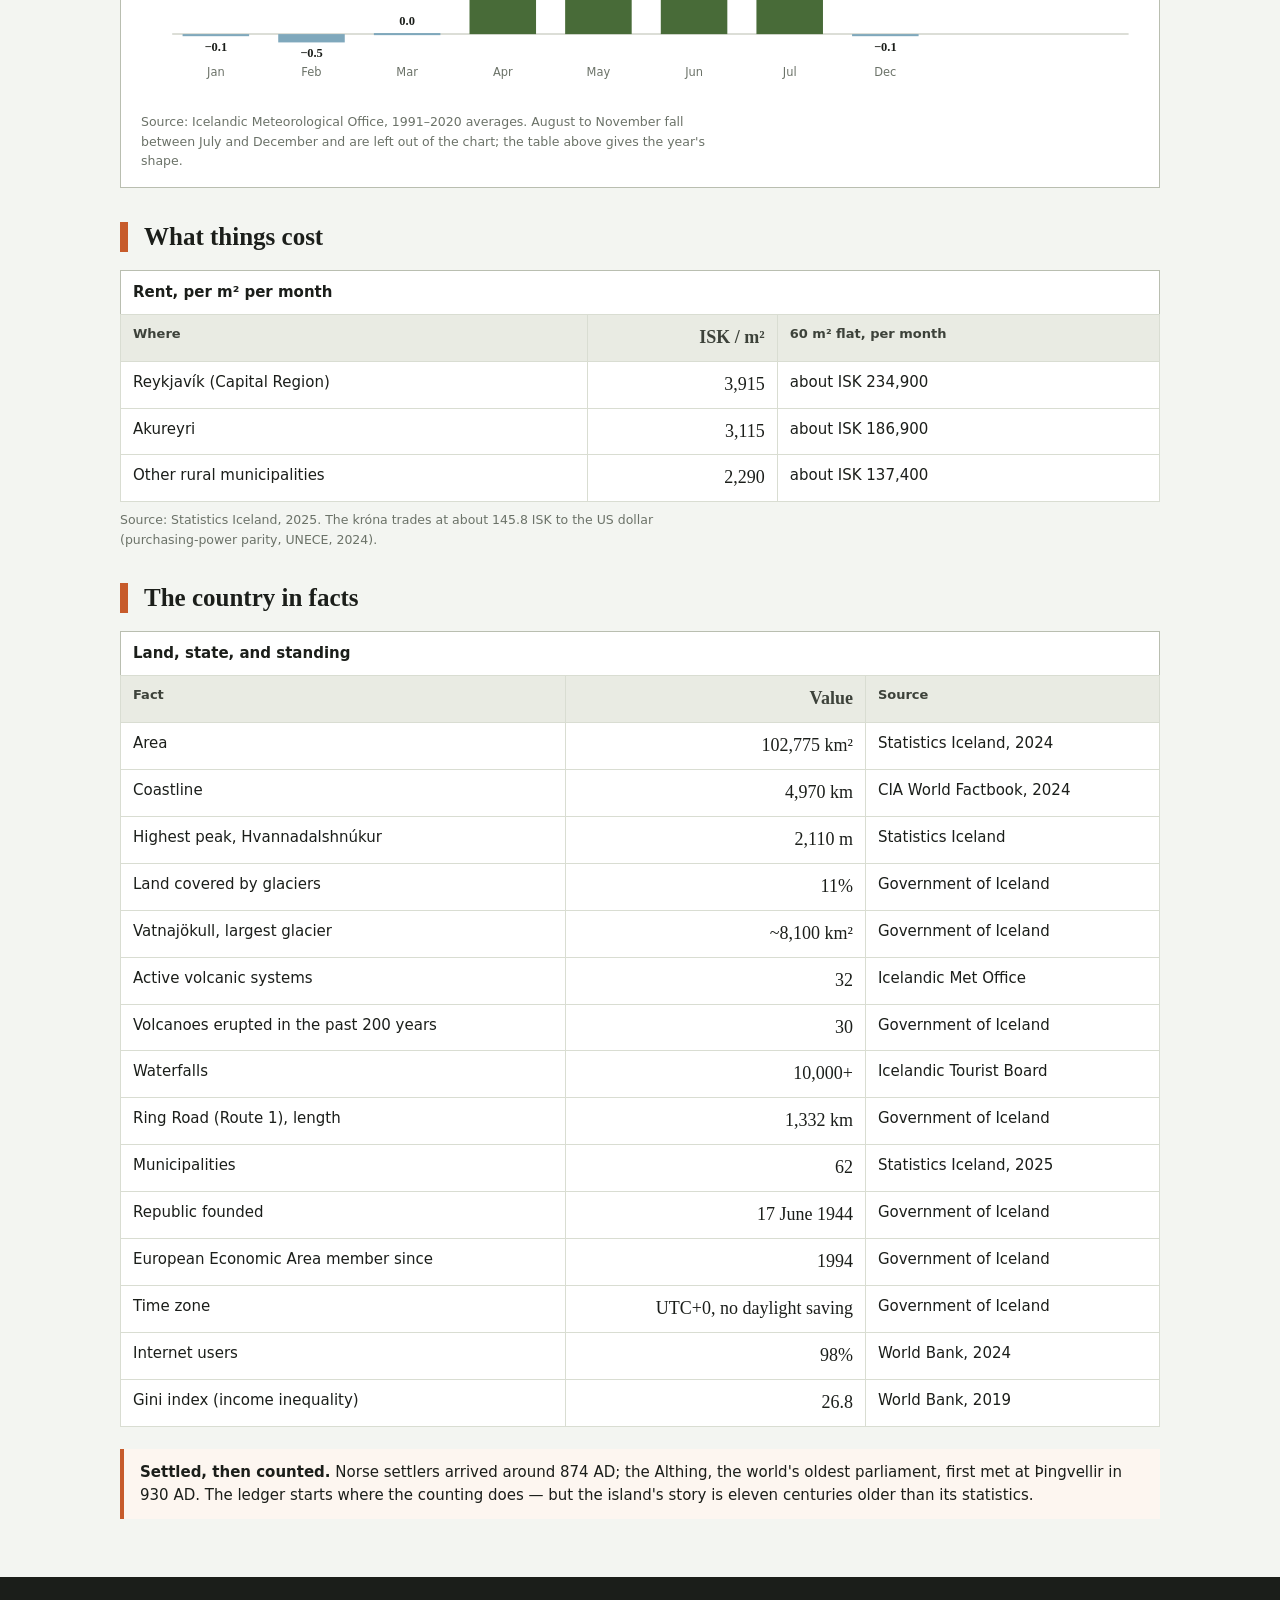
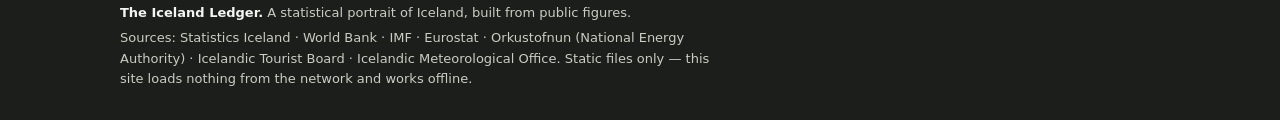
<file: app/life.html>
<!DOCTYPE html>
<html lang="en">
<head>
<meta charset="utf-8">
<meta name="viewport" content="width=device-width, initial-scale=1">
<title>Daily life — The Iceland Ledger</title>
<link rel="stylesheet" href="style.css">
<script type="module" src="site.js"></script>
</head>
<body>
<header class="masthead">
  <div class="wrap">
    <h1>The Iceland Ledger</h1>
    <p class="tagline">Every figure that runs a volcanic island — people, energy, fish, visitors, weather — counted, sourced, and dated.</p>
    <p class="dateline"><b>Figures to 2024.</b> Sources: Statistics Iceland · World Bank · IMF · Eurostat · Orkustofnun · Icelandic Tourist Board · Icelandic Met Office. Updated 28 November 2026.</p>
  </div>
</header>
<nav class="nav" aria-label="Sections">
  <div class="wrap">
    <button class="menubtn" aria-expanded="false">Sections</button>
    <div class="links">
      <a href="index.html">Overview</a>
      <a href="people.html">People</a>
      <a href="energy.html">Energy</a>
      <a href="economy.html">Economy</a>
      <a href="regions.html">Regions</a>
      <a href="tourism.html">Visitors &amp; land</a>
      <a href="life.html" aria-current="page">Daily life</a>
    </div>
  </div>
</nav>
<main>
  <div class="wrap">
    <p class="lede">A year in Iceland is a year of light and weather swinging to extremes: 21 hours of daylight in June, four in December, and a Gulf Stream climate that keeps Reykjavík warmer in January than New York. This page is the practical half of the ledger — what the sky does, what things cost, and the facts that frame the country.</p>

    <div class="hero">
      <figure>
        <span class="num">21 h 08 m</span>
        <span class="cap">daylight in Reykjavík, 21 June</span>
        <span class="src">Icelandic Met Office</span>
      </figure>
      <figure>
        <span class="num">4 h 07 m</span>
        <span class="cap">daylight in Reykjavík, 21 December</span>
        <span class="src">Icelandic Met Office</span>
      </figure>
      <figure>
        <span class="num">4.1 °C</span>
        <span class="cap">mean temperature, whole country</span>
        <span class="src">Icelandic Met Office, 1991–2020</span>
      </figure>
    </div>

    <h2>Weather through the year</h2>
    <p>National average across 30 weather stations. Reykjavík itself is milder: about 1 °C in January and 12 °C in July.</p>
    <div class="scrollx">
    <table class="ledger">
      <caption>Selected months, 1991–2020 averages</caption>
      <thead><tr><th>Month</th><th class="num">Mean °C</th><th class="num">Rain &amp; snow, mm</th><th class="num">Daylight in Reykjavík, hrs</th></tr></thead>
      <tbody>
        <tr><td>January</td><td class="num">−0.1</td><td class="num">98</td><td class="num">5.3</td></tr>
        <tr><td>February</td><td class="num">−0.5</td><td class="num">90</td><td class="num">8.5</td></tr>
        <tr><td>March</td><td class="num">0.0</td><td class="num">87</td><td class="num">11.6</td></tr>
        <tr><td>April</td><td class="num">2.3</td><td class="num">65</td><td class="num">15.0</td></tr>
        <tr><td>May</td><td class="num">5.5</td><td class="num">63</td><td class="num">18.3</td></tr>
        <tr><td>June</td><td class="num">8.7</td><td class="num">54</td><td class="num">21.0</td></tr>
        <tr><td>July</td><td class="num">10.5</td><td class="num">68</td><td class="num">19.8</td></tr>
        <tr><td>December</td><td class="num">−0.1</td><td class="num">103</td><td class="num">4.3</td></tr>
        <tr class="total"><td>Whole year</td><td class="num">4.1</td><td class="num">1,042</td><td class="num">—</td></tr>
      </tbody>
    </table>
    </div>
    <p class="source">Source: Icelandic Meteorological Office station data, 1991–2020. June is the driest month; December the wettest of those shown. January winds average 13.7 mph, the strongest of the year.</p>

    <div class="chart" id="temp-chart">
      <h3>Eleven degrees between winter and summer</h3>
      <p>Mean temperature by month, national average. The bars below the line are the months that average below freezing — only January, February, and December.</p>
      <svg viewBox="0 0 960 300" role="img" aria-label="Bar chart: mean temperature in degrees Celsius. January minus 0.1, February minus 0.5, March 0.0, April 2.3, May 5.5, June 8.7, July 10.5, December minus 0.1">
        <line x1="30" y1="230" x2="950" y2="230" stroke="#b9beb0" stroke-width="1"/>
        <g>
          <rect x="40" y="230" width="64" height="2" fill="#7fa8bc"/>
          <rect x="132" y="230" width="64" height="8" fill="#7fa8bc"/>
          <rect x="224" y="229" width="64" height="2" fill="#7fa8bc"/>
          <rect x="316" y="193" width="64" height="37" fill="#486b38"/>
          <rect x="408" y="142" width="64" height="88" fill="#486b38"/>
          <rect x="500" y="91" width="64" height="139" fill="#486b38"/>
          <rect x="592" y="62" width="64" height="168" fill="#486b38"/>
          <rect x="684" y="230" width="64" height="2" fill="#7fa8bc"/>
        </g>
        <g class="bar-value" text-anchor="middle">
          <text x="72" y="246">−0.1</text><text x="164" y="252">−0.5</text><text x="256" y="221">0.0</text>
          <text x="348" y="185">2.3</text><text x="440" y="134">5.5</text><text x="532" y="83">8.7</text>
          <text x="624" y="54">10.5</text><text x="716" y="246">−0.1</text>
        </g>
        <g class="axis" text-anchor="middle">
          <text x="72" y="270">Jan</text><text x="164" y="270">Feb</text><text x="256" y="270">Mar</text>
          <text x="348" y="270">Apr</text><text x="440" y="270">May</text><text x="532" y="270">Jun</text>
          <text x="624" y="270">Jul</text><text x="716" y="270">Dec</text>
        </g>
        <text class="axis" x="30" y="20">Degrees Celsius, mean</text>
      </svg>
      <p class="chart-src">Source: Icelandic Meteorological Office, 1991–2020 averages. August to November fall between July and December and are left out of the chart; the table above gives the year's shape.</p>
    </div>

    <h2>What things cost</h2>
    <div class="scrollx">
    <table class="ledger">
      <caption>Rent, per m² per month</caption>
      <thead><tr><th>Where</th><th class="num">ISK / m²</th><th>60 m² flat, per month</th></tr></thead>
      <tbody>
        <tr><td>Reykjavík (Capital Region)</td><td class="num">3,915</td><td>about ISK 234,900</td></tr>
        <tr><td>Akureyri</td><td class="num">3,115</td><td>about ISK 186,900</td></tr>
        <tr><td>Other rural municipalities</td><td class="num">2,290</td><td>about ISK 137,400</td></tr>
      </tbody>
    </table>
    </div>
    <p class="source">Source: Statistics Iceland, 2025. The króna trades at about 145.8 ISK to the US dollar (purchasing-power parity, UNECE, 2024).</p>

    <h2>The country in facts</h2>
    <div class="scrollx">
    <table class="ledger">
      <caption>Land, state, and standing</caption>
      <thead><tr><th>Fact</th><th class="num">Value</th><th>Source</th></tr></thead>
      <tbody>
        <tr><td>Area</td><td class="num">102,775 km²</td><td>Statistics Iceland, 2024</td></tr>
        <tr><td>Coastline</td><td class="num">4,970 km</td><td>CIA World Factbook, 2024</td></tr>
        <tr><td>Highest peak, Hvannadalshnúkur</td><td class="num">2,110 m</td><td>Statistics Iceland</td></tr>
        <tr><td>Land covered by glaciers</td><td class="num">11%</td><td>Government of Iceland</td></tr>
        <tr><td>Vatnajökull, largest glacier</td><td class="num">~8,100 km²</td><td>Government of Iceland</td></tr>
        <tr><td>Active volcanic systems</td><td class="num">32</td><td>Icelandic Met Office</td></tr>
        <tr><td>Volcanoes erupted in the past 200 years</td><td class="num">30</td><td>Government of Iceland</td></tr>
        <tr><td>Waterfalls</td><td class="num">10,000+</td><td>Icelandic Tourist Board</td></tr>
        <tr><td>Ring Road (Route 1), length</td><td class="num">1,332 km</td><td>Government of Iceland</td></tr>
        <tr><td>Municipalities</td><td class="num">62</td><td>Statistics Iceland, 2025</td></tr>
        <tr><td>Republic founded</td><td class="num">17 June 1944</td><td>Government of Iceland</td></tr>
        <tr><td>European Economic Area member since</td><td class="num">1994</td><td>Government of Iceland</td></tr>
        <tr><td>Time zone</td><td class="num">UTC+0, no daylight saving</td><td>Government of Iceland</td></tr>
        <tr><td>Internet users</td><td class="num">98%</td><td>World Bank, 2024</td></tr>
        <tr><td>Gini index (income inequality)</td><td class="num">26.8</td><td>World Bank, 2019</td></tr>
      </tbody>
    </table>
    </div>

    <div class="note"><b>Settled, then counted.</b> Norse settlers arrived around 874 AD; the Althing, the world's oldest parliament, first met at Þingvellir in 930 AD. The ledger starts where the counting does — but the island's story is eleven centuries older than its statistics.</div>
  </div>
</main>
<footer class="pagefoot">
  <div class="wrap">
    <p><b>The Iceland Ledger.</b> A statistical portrait of Iceland, built from public figures.</p>
    <p>Sources: Statistics Iceland · World Bank · IMF · Eurostat · Orkustofnun (National Energy Authority) · Icelandic Tourist Board · Icelandic Meteorological Office. Static files only — this site loads nothing from the network and works offline.</p>
  </div>
</footer>
</body>
</html>
</file>
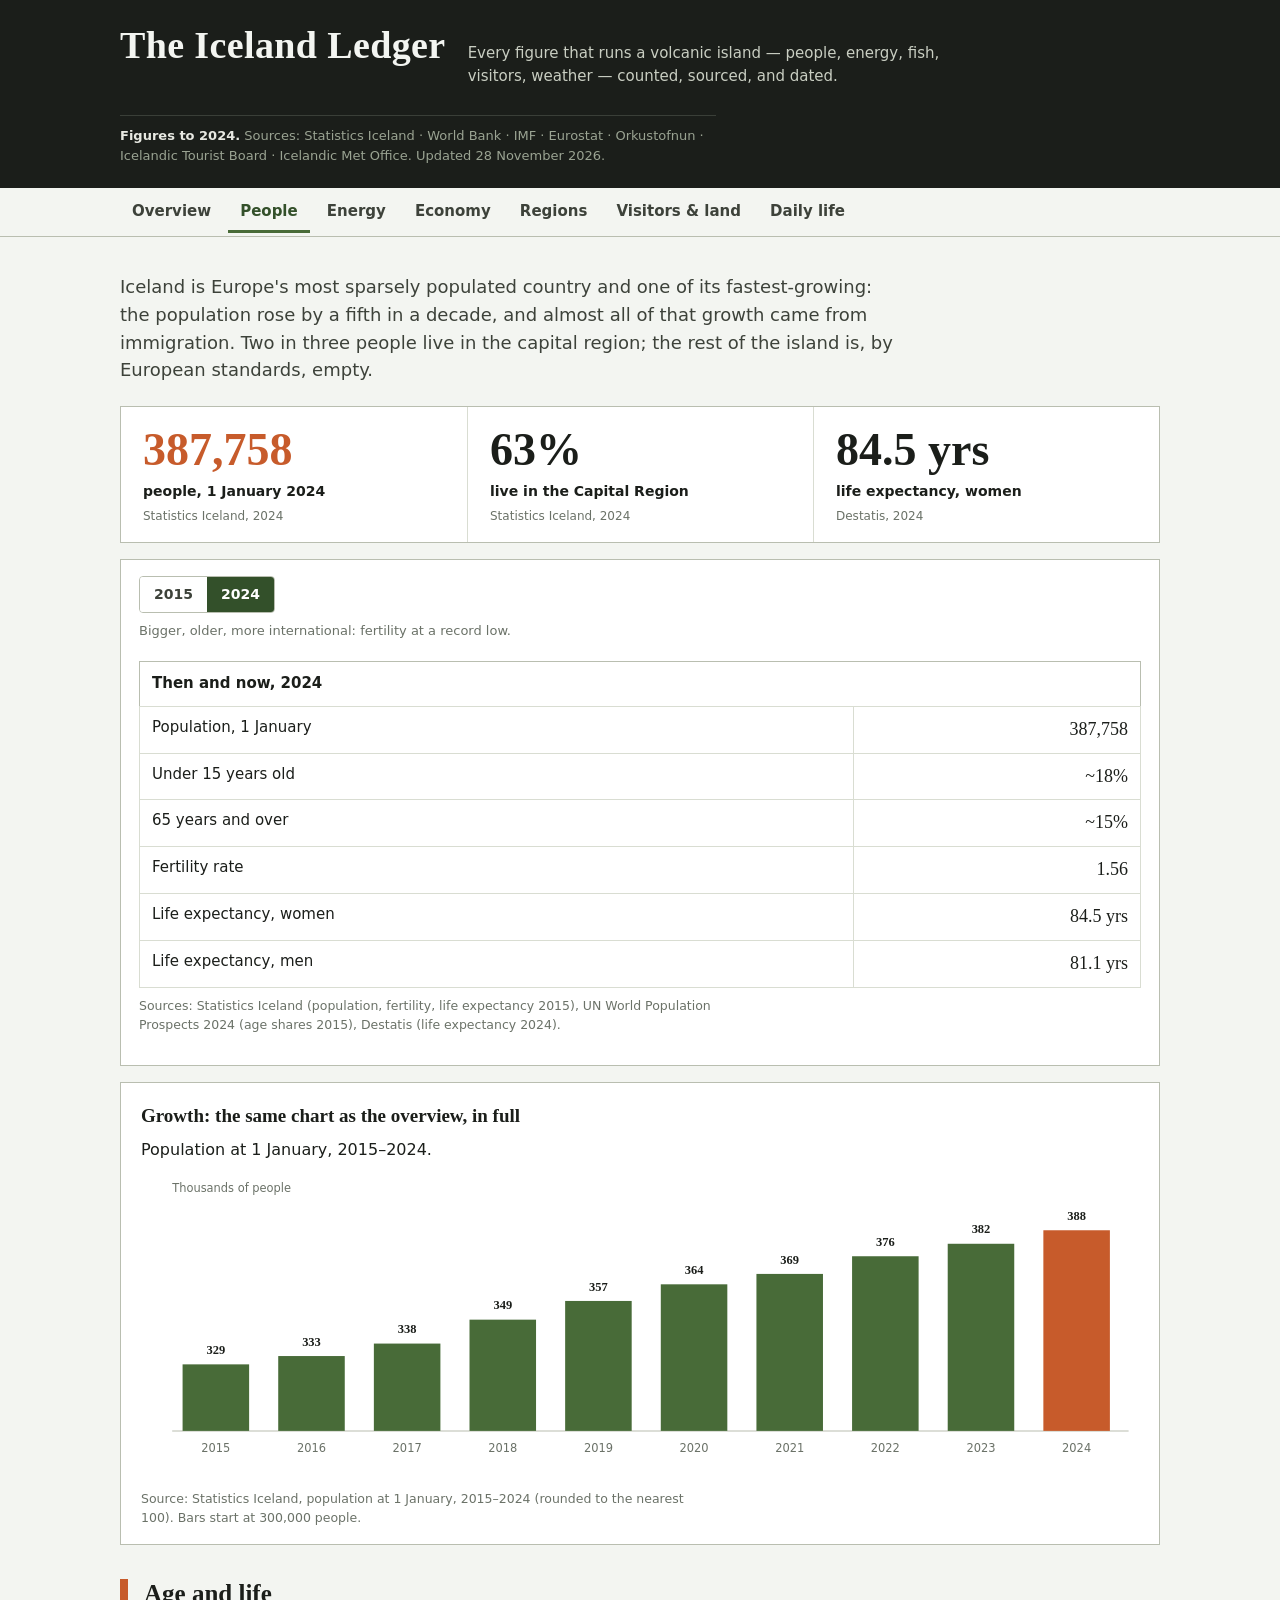
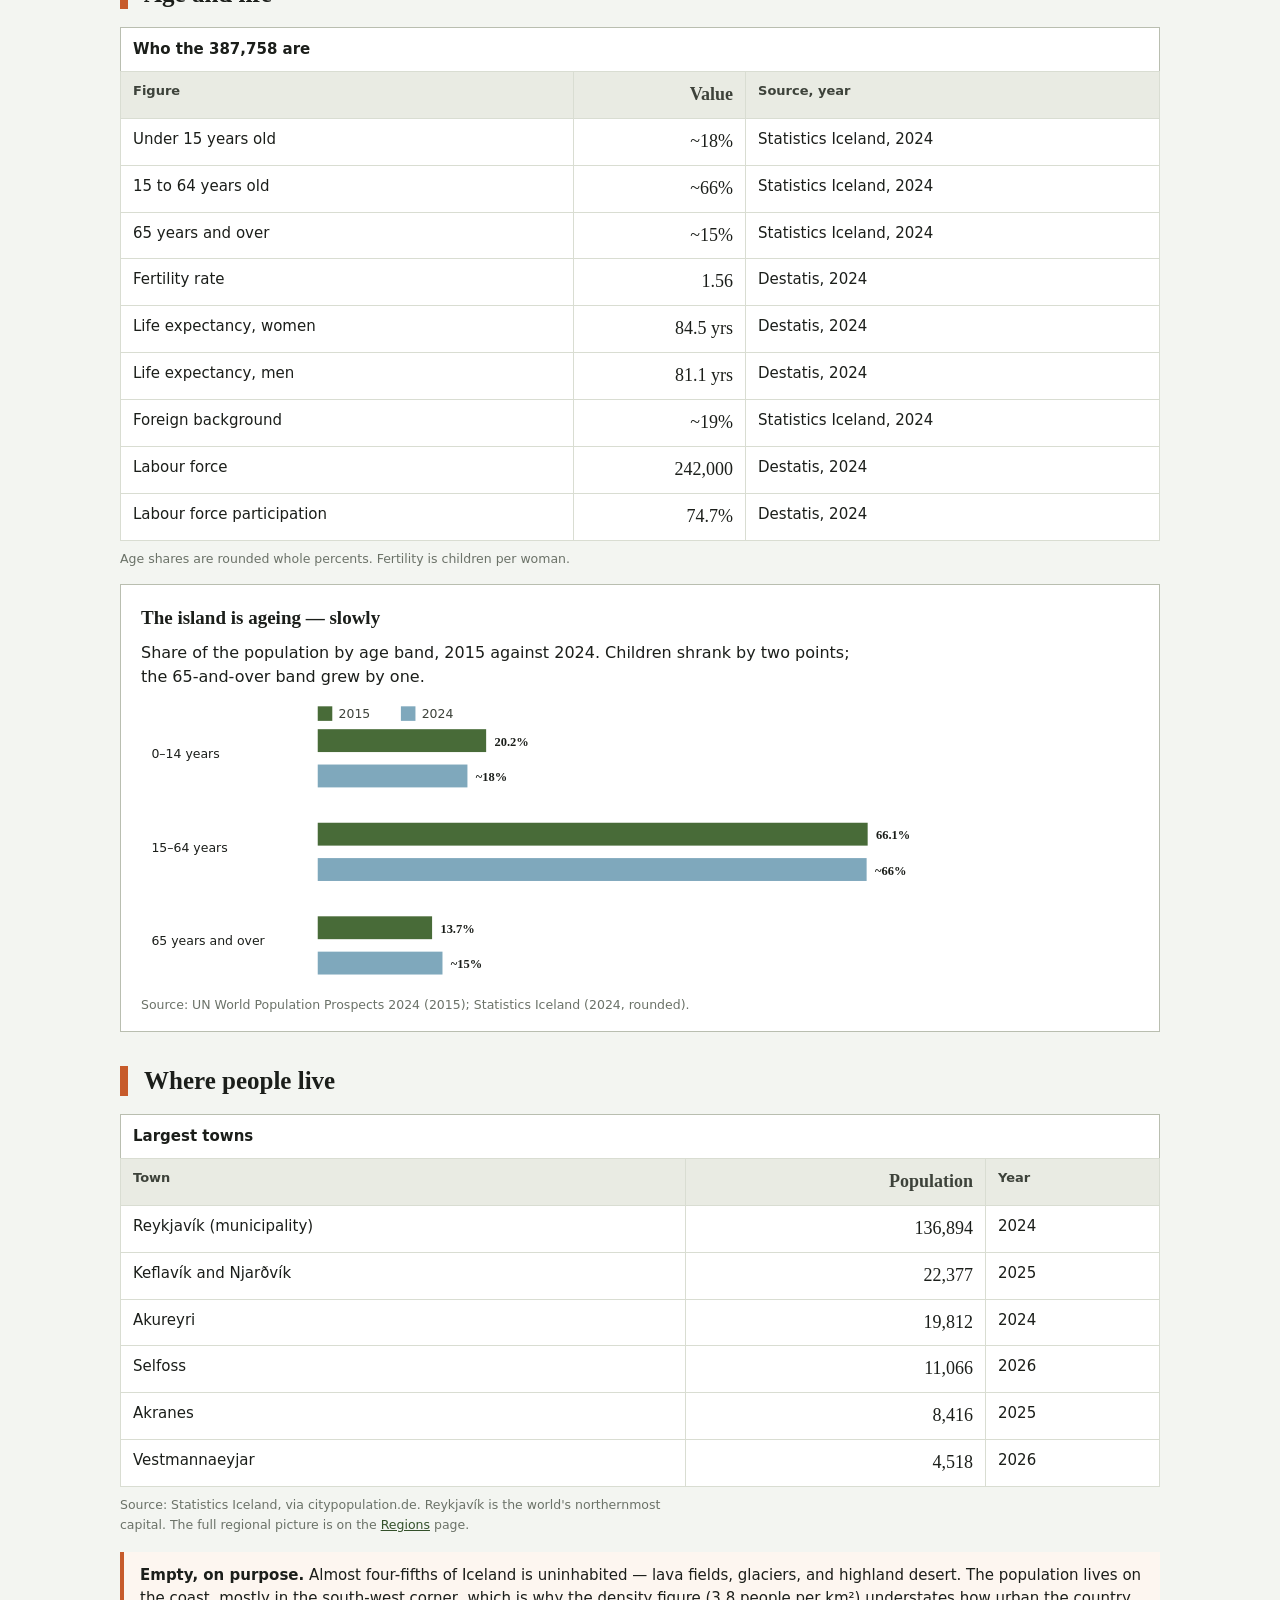
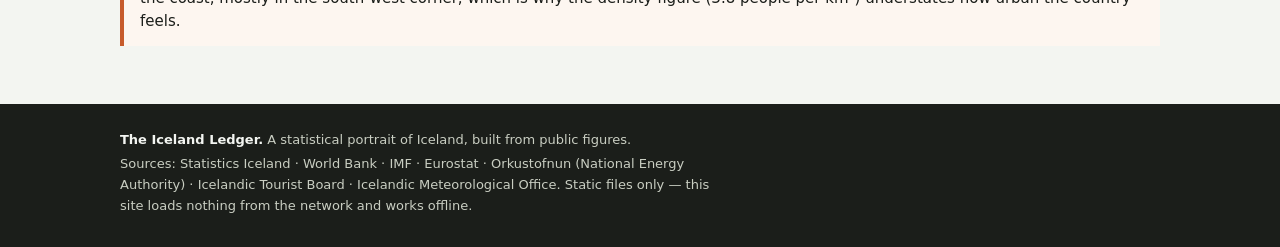
<file: app/people.html>
<!DOCTYPE html>
<html lang="en">
<head>
<meta charset="utf-8">
<meta name="viewport" content="width=device-width, initial-scale=1">
<title>People — The Iceland Ledger</title>
<link rel="stylesheet" href="style.css">
<script type="module" src="site.js"></script>
</head>
<body>
<header class="masthead">
  <div class="wrap">
    <h1>The Iceland Ledger</h1>
    <p class="tagline">Every figure that runs a volcanic island — people, energy, fish, visitors, weather — counted, sourced, and dated.</p>
    <p class="dateline"><b>Figures to 2024.</b> Sources: Statistics Iceland · World Bank · IMF · Eurostat · Orkustofnun · Icelandic Tourist Board · Icelandic Met Office. Updated 28 November 2026.</p>
  </div>
</header>
<nav class="nav" aria-label="Sections">
  <div class="wrap">
    <button class="menubtn" aria-expanded="false">Sections</button>
    <div class="links">
      <a href="index.html">Overview</a>
      <a href="people.html" aria-current="page">People</a>
      <a href="energy.html">Energy</a>
      <a href="economy.html">Economy</a>
      <a href="regions.html">Regions</a>
      <a href="tourism.html">Visitors &amp; land</a>
      <a href="life.html">Daily life</a>
    </div>
  </div>
</nav>
<main>
  <div class="wrap">
    <p class="lede">Iceland is Europe's most sparsely populated country and one of its fastest-growing: the population rose by a fifth in a decade, and almost all of that growth came from immigration. Two in three people live in the capital region; the rest of the island is, by European standards, empty.</p>

    <div class="hero">
      <figure>
        <span class="num">387,758</span>
        <span class="cap">people, 1 January 2024</span>
        <span class="src">Statistics Iceland, 2024</span>
      </figure>
      <figure>
        <span class="num">63%</span>
        <span class="cap">live in the Capital Region</span>
        <span class="src">Statistics Iceland, 2024</span>
      </figure>
      <figure>
        <span class="num">84.5 yrs</span>
        <span class="cap">life expectancy, women</span>
        <span class="src">Destatis, 2024</span>
      </figure>
    </div>

    <div class="tool" id="then-now">
      <span class="seg" data-switch="people" role="group" aria-label="Choose year">
        <button type="button" data-year="2015" aria-pressed="false">2015</button>
        <button type="button" data-year="2024" aria-pressed="true">2024</button>
      </span>
      <p class="small" id="p-note">Bigger, older, more international: fertility at a record low.</p>
      <div class="scrollx">
      <table class="ledger">
        <caption>Then and now, <span id="p-year">2024</span></caption>
        <tbody>
          <tr><td>Population, 1 January</td><td class="num" id="p-pop">387,758</td></tr>
          <tr><td>Under 15 years old</td><td class="num" id="p-under15">~18%</td></tr>
          <tr><td>65 years and over</td><td class="num" id="p-over65">~15%</td></tr>
          <tr><td>Fertility rate</td><td class="num" id="p-fertility">1.56</td></tr>
          <tr><td>Life expectancy, women</td><td class="num" id="p-lew">84.5 yrs</td></tr>
          <tr><td>Life expectancy, men</td><td class="num" id="p-lem">81.1 yrs</td></tr>
        </tbody>
      </table>
      </div>
      <p class="source">Sources: Statistics Iceland (population, fertility, life expectancy 2015), UN World Population Prospects 2024 (age shares 2015), Destatis (life expectancy 2024).</p>
    </div>

    <div class="chart">
      <h3>Growth: the same chart as the overview, in full</h3>
      <p>Population at 1 January, 2015–2024.</p>
      <svg viewBox="0 0 960 300" role="img" aria-label="Bar chart: Iceland population 2015 to 2024, rising from 329,100 to 387,800">
        <line x1="30" y1="250" x2="950" y2="250" stroke="#b9beb0" stroke-width="1"/>
        <g fill="#486b38">
          <rect x="40" y="186" width="64" height="64"/><rect x="132" y="178" width="64" height="72"/>
          <rect x="224" y="166" width="64" height="84"/><rect x="316" y="143" width="64" height="107"/>
          <rect x="408" y="125" width="64" height="125"/><rect x="500" y="109" width="64" height="141"/>
          <rect x="592" y="99" width="64" height="151"/><rect x="684" y="82" width="64" height="168"/>
          <rect x="776" y="70" width="64" height="180"/><rect x="868" y="57" width="64" height="193" fill="#c75b2b"/>
        </g>
        <g class="bar-value" text-anchor="middle">
          <text x="72" y="176">329</text><text x="164" y="168">333</text><text x="256" y="156">338</text>
          <text x="348" y="133">349</text><text x="440" y="115">357</text><text x="532" y="99">364</text>
          <text x="624" y="89">369</text><text x="716" y="72">376</text><text x="808" y="60">382</text>
          <text x="900" y="47">388</text>
        </g>
        <g class="axis" text-anchor="middle">
          <text x="72" y="270">2015</text><text x="164" y="270">2016</text><text x="256" y="270">2017</text>
          <text x="348" y="270">2018</text><text x="440" y="270">2019</text><text x="532" y="270">2020</text>
          <text x="624" y="270">2021</text><text x="716" y="270">2022</text><text x="808" y="270">2023</text>
          <text x="900" y="270">2024</text>
        </g>
        <text class="axis" x="30" y="20">Thousands of people</text>
      </svg>
      <p class="chart-src">Source: Statistics Iceland, population at 1 January, 2015–2024 (rounded to the nearest 100). Bars start at 300,000 people.</p>
    </div>

    <h2>Age and life</h2>
    <div class="scrollx">
    <table class="ledger">
      <caption>Who the 387,758 are</caption>
      <thead><tr><th>Figure</th><th class="num">Value</th><th>Source, year</th></tr></thead>
      <tbody>
        <tr><td>Under 15 years old</td><td class="num">~18%</td><td>Statistics Iceland, 2024</td></tr>
        <tr><td>15 to 64 years old</td><td class="num">~66%</td><td>Statistics Iceland, 2024</td></tr>
        <tr><td>65 years and over</td><td class="num">~15%</td><td>Statistics Iceland, 2024</td></tr>
        <tr><td>Fertility rate</td><td class="num">1.56</td><td>Destatis, 2024</td></tr>
        <tr><td>Life expectancy, women</td><td class="num">84.5 yrs</td><td>Destatis, 2024</td></tr>
        <tr><td>Life expectancy, men</td><td class="num">81.1 yrs</td><td>Destatis, 2024</td></tr>
        <tr><td>Foreign background</td><td class="num">~19%</td><td>Statistics Iceland, 2024</td></tr>
        <tr><td>Labour force</td><td class="num">242,000</td><td>Destatis, 2024</td></tr>
        <tr><td>Labour force participation</td><td class="num">74.7%</td><td>Destatis, 2024</td></tr>
      </tbody>
    </table>
    </div>
    <p class="source">Age shares are rounded whole percents. Fertility is children per woman.</p>

    <div class="chart" id="age-chart">
      <h3>The island is ageing — slowly</h3>
      <p>Share of the population by age band, 2015 against 2024. Children shrank by two points; the 65-and-over band grew by one.</p>
      <svg viewBox="0 0 960 280" role="img" aria-label="Grouped bar chart: share of population under 15 was 20.2 percent in 2015 and about 18 percent in 2024; 15 to 64 was 66.1 and about 66; 65 and over was 13.7 and about 15">
        <rect x="170" y="8" width="14" height="14" fill="#486b38"/><text class="legend" x="190" y="19">2015</text>
        <rect x="250" y="8" width="14" height="14" fill="#7fa8bc"/><text class="legend" x="270" y="19">2024</text>
        <g class="bar-label">
          <text x="10" y="58">0–14 years</text><text x="10" y="148">15–64 years</text><text x="10" y="238">65 years and over</text>
        </g>
        <g>
          <rect x="170" y="30" width="162" height="22" fill="#486b38"/>
          <rect x="170" y="64" width="144" height="22" fill="#7fa8bc"/>
          <rect x="170" y="120" width="529" height="22" fill="#486b38"/>
          <rect x="170" y="154" width="528" height="22" fill="#7fa8bc"/>
          <rect x="170" y="210" width="110" height="22" fill="#486b38"/>
          <rect x="170" y="244" width="120" height="22" fill="#7fa8bc"/>
        </g>
        <g class="bar-value">
          <text x="340" y="46">20.2%</text><text x="322" y="80">~18%</text>
          <text x="707" y="136">66.1%</text><text x="706" y="170">~66%</text>
          <text x="288" y="226">13.7%</text><text x="298" y="260">~15%</text>
        </g>
      </svg>
      <p class="chart-src">Source: UN World Population Prospects 2024 (2015); Statistics Iceland (2024, rounded).</p>
    </div>

    <h2>Where people live</h2>
    <div class="scrollx">
    <table class="ledger">
      <caption>Largest towns</caption>
      <thead><tr><th>Town</th><th class="num">Population</th><th>Year</th></tr></thead>
      <tbody>
        <tr><td>Reykjavík (municipality)</td><td class="num">136,894</td><td>2024</td></tr>
        <tr><td>Keflavík and Njarðvík</td><td class="num">22,377</td><td>2025</td></tr>
        <tr><td>Akureyri</td><td class="num">19,812</td><td>2024</td></tr>
        <tr><td>Selfoss</td><td class="num">11,066</td><td>2026</td></tr>
        <tr><td>Akranes</td><td class="num">8,416</td><td>2025</td></tr>
        <tr><td>Vestmannaeyjar</td><td class="num">4,518</td><td>2026</td></tr>
      </tbody>
    </table>
    </div>
    <p class="source">Source: Statistics Iceland, via citypopulation.de. Reykjavík is the world's northernmost capital. The full regional picture is on the <a href="regions.html">Regions</a> page.</p>

    <div class="note"><b>Empty, on purpose.</b> Almost four-fifths of Iceland is uninhabited — lava fields, glaciers, and highland desert. The population lives on the coast, mostly in the south-west corner, which is why the density figure (3.8 people per km²) understates how urban the country feels.</div>
  </div>
</main>
<footer class="pagefoot">
  <div class="wrap">
    <p><b>The Iceland Ledger.</b> A statistical portrait of Iceland, built from public figures.</p>
    <p>Sources: Statistics Iceland · World Bank · IMF · Eurostat · Orkustofnun (National Energy Authority) · Icelandic Tourist Board · Icelandic Meteorological Office. Static files only — this site loads nothing from the network and works offline.</p>
  </div>
</footer>
</body>
</html>
</file>
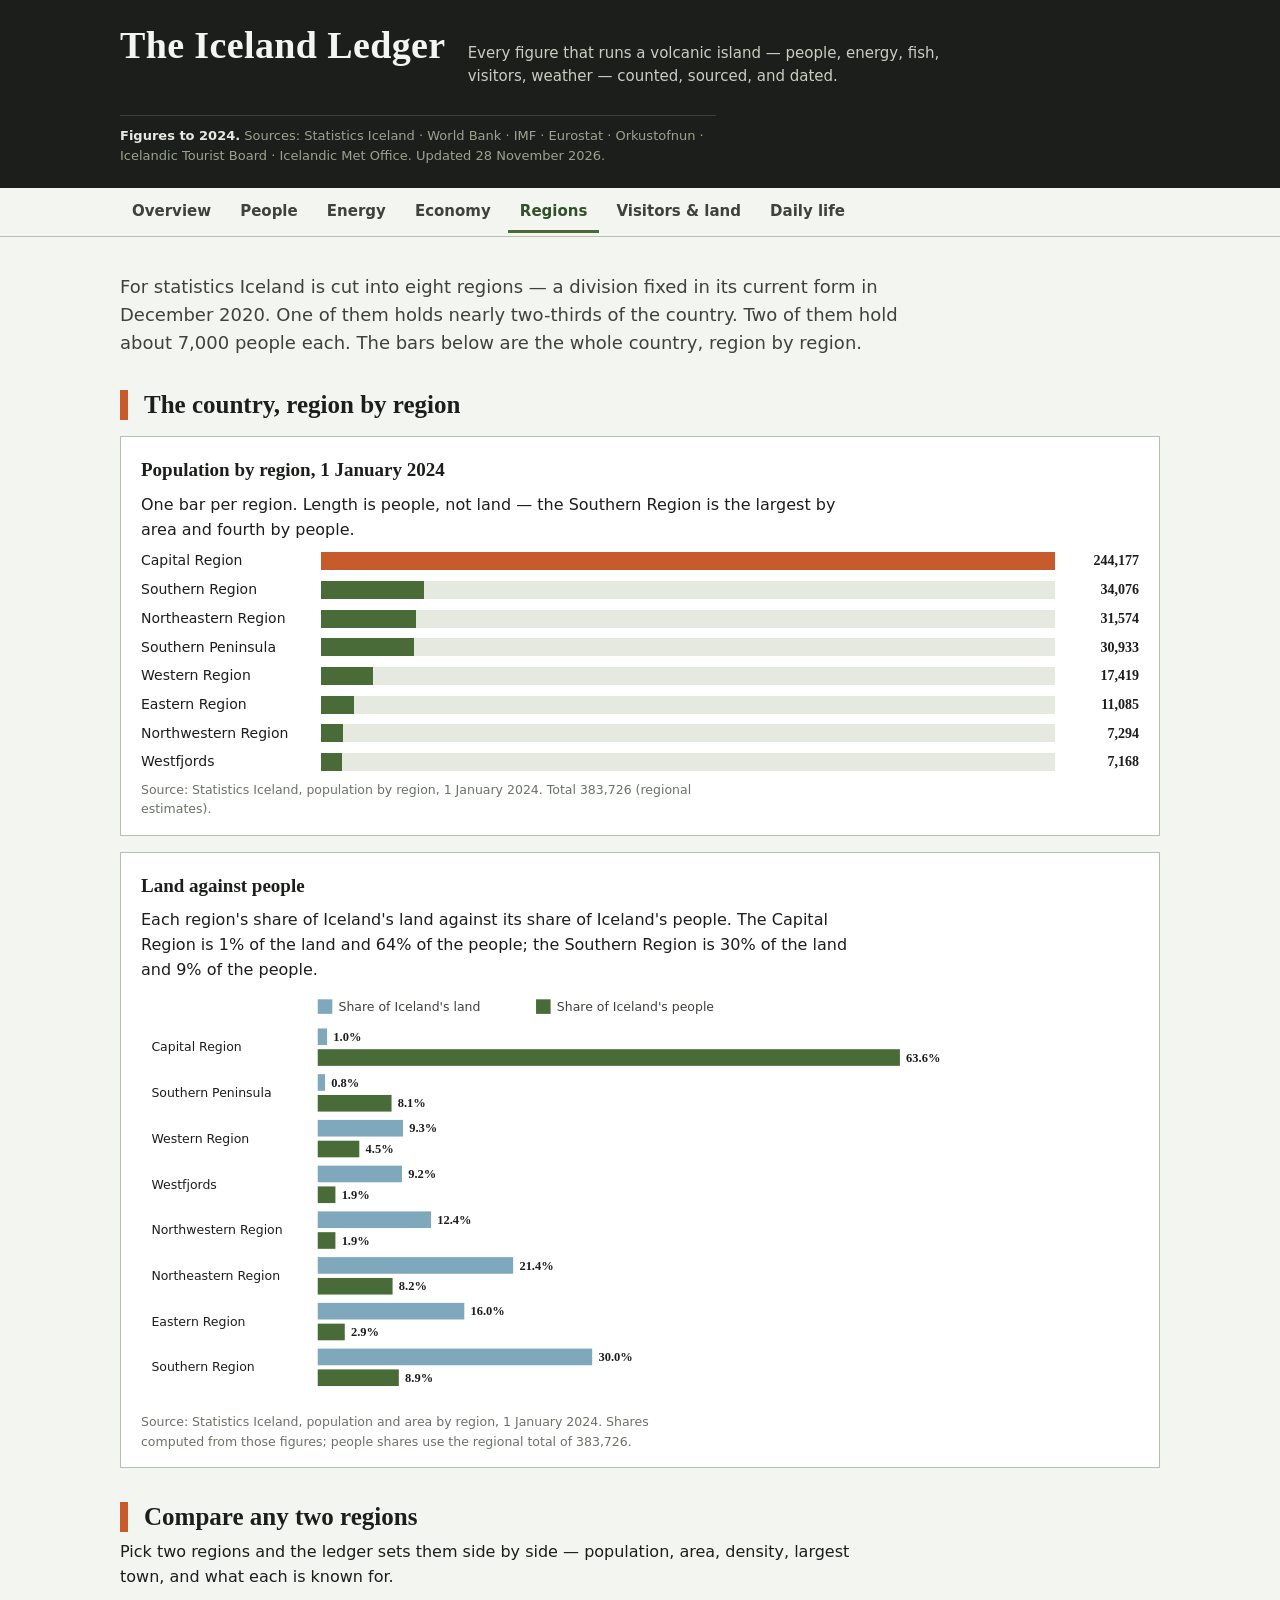
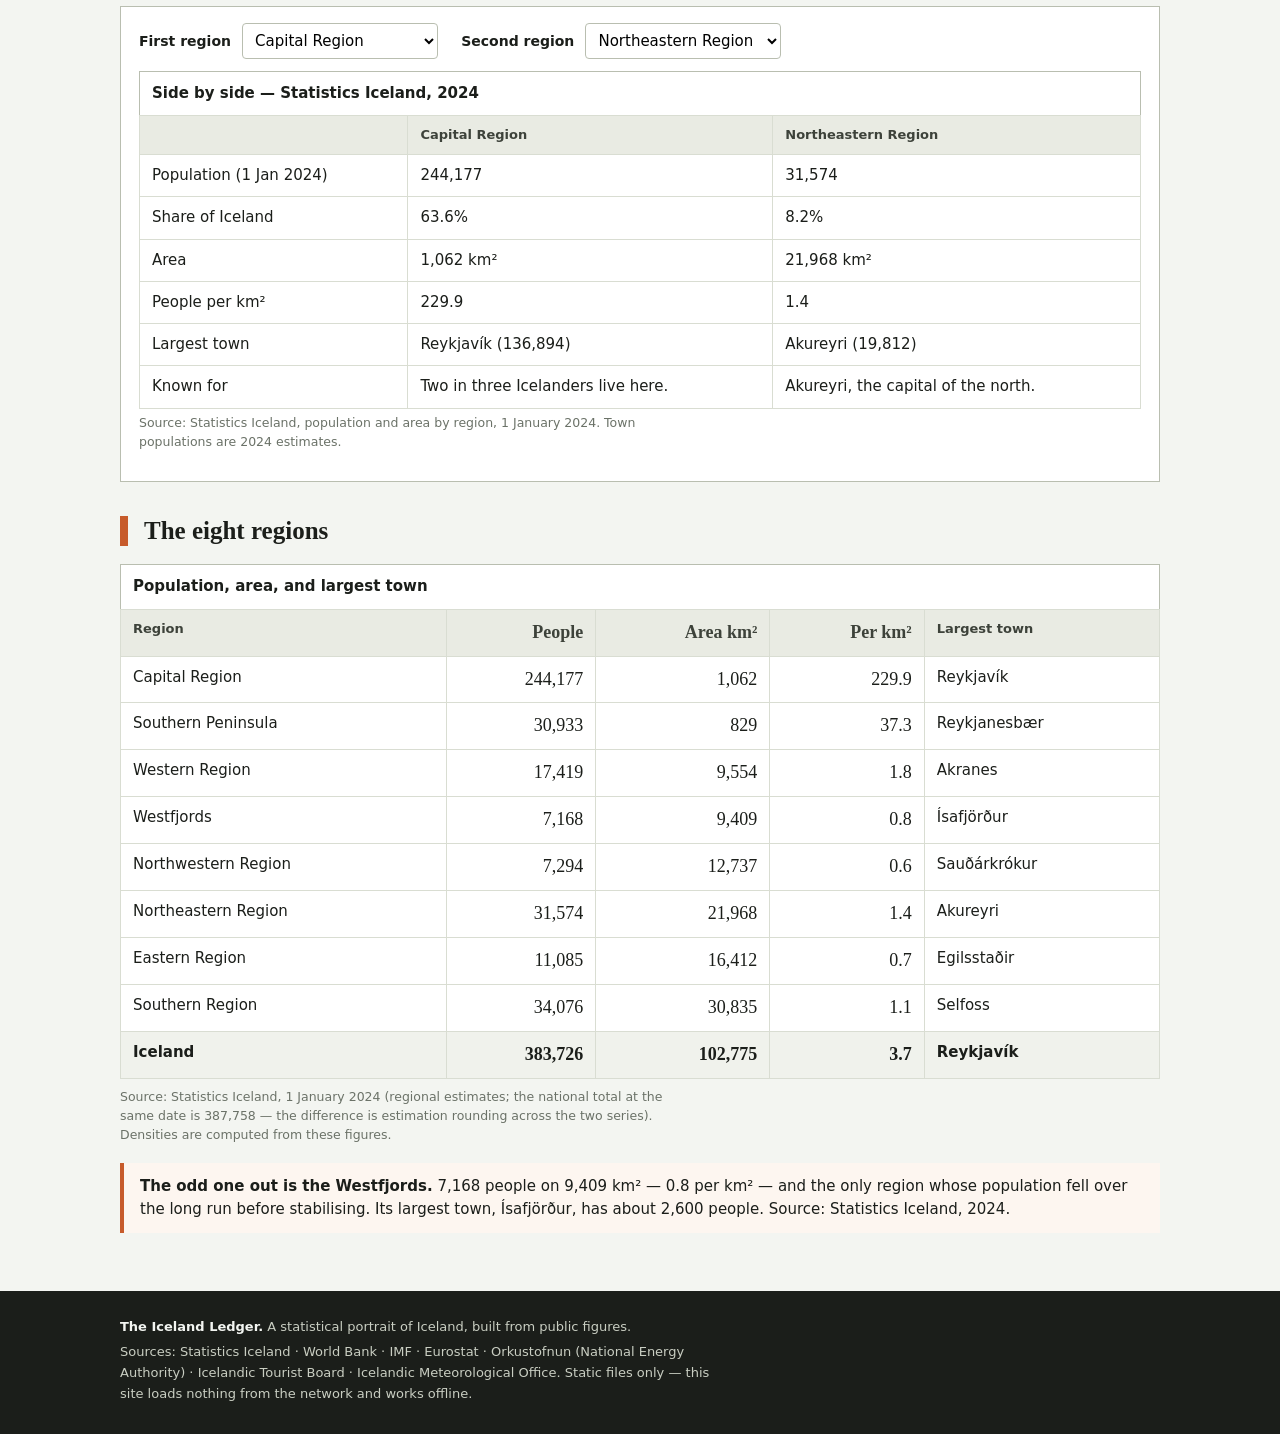
<file: app/regions.html>
<!DOCTYPE html>
<html lang="en">
<head>
<meta charset="utf-8">
<meta name="viewport" content="width=device-width, initial-scale=1">
<title>Regions — The Iceland Ledger</title>
<link rel="stylesheet" href="style.css">
<script type="module" src="site.js"></script>
</head>
<body>
<header class="masthead">
  <div class="wrap">
    <h1>The Iceland Ledger</h1>
    <p class="tagline">Every figure that runs a volcanic island — people, energy, fish, visitors, weather — counted, sourced, and dated.</p>
    <p class="dateline"><b>Figures to 2024.</b> Sources: Statistics Iceland · World Bank · IMF · Eurostat · Orkustofnun · Icelandic Tourist Board · Icelandic Met Office. Updated 28 November 2026.</p>
  </div>
</header>
<nav class="nav" aria-label="Sections">
  <div class="wrap">
    <button class="menubtn" aria-expanded="false">Sections</button>
    <div class="links">
      <a href="index.html">Overview</a>
      <a href="people.html">People</a>
      <a href="energy.html">Energy</a>
      <a href="economy.html">Economy</a>
      <a href="regions.html" aria-current="page">Regions</a>
      <a href="tourism.html">Visitors &amp; land</a>
      <a href="life.html">Daily life</a>
    </div>
  </div>
</nav>
<main>
  <div class="wrap">
    <p class="lede">For statistics Iceland is cut into eight regions — a division fixed in its current form in December 2020. One of them holds nearly two-thirds of the country. Two of them hold about 7,000 people each. The bars below are the whole country, region by region.</p>

    <h2>The country, region by region</h2>
    <div class="chart">
      <h3>Population by region, 1 January 2024</h3>
      <p>One bar per region. Length is people, not land — the Southern Region is the largest by area and fourth by people.</p>
      <div class="regionbar"><span>Capital Region</span><span class="track"><span class="fill hot" style="display:block;width:100%"></span></span><span class="val">244,177</span></div>
      <div class="regionbar"><span>Southern Region</span><span class="track"><span class="fill" style="display:block;width:14.0%"></span></span><span class="val">34,076</span></div>
      <div class="regionbar"><span>Northeastern Region</span><span class="track"><span class="fill" style="display:block;width:12.9%"></span></span><span class="val">31,574</span></div>
      <div class="regionbar"><span>Southern Peninsula</span><span class="track"><span class="fill" style="display:block;width:12.7%"></span></span><span class="val">30,933</span></div>
      <div class="regionbar"><span>Western Region</span><span class="track"><span class="fill" style="display:block;width:7.1%"></span></span><span class="val">17,419</span></div>
      <div class="regionbar"><span>Eastern Region</span><span class="track"><span class="fill" style="display:block;width:4.5%"></span></span><span class="val">11,085</span></div>
      <div class="regionbar"><span>Northwestern Region</span><span class="track"><span class="fill" style="display:block;width:3.0%"></span></span><span class="val">7,294</span></div>
      <div class="regionbar"><span>Westfjords</span><span class="track"><span class="fill" style="display:block;width:2.9%"></span></span><span class="val">7,168</span></div>
      <p class="chart-src">Source: Statistics Iceland, population by region, 1 January 2024. Total 383,726 (regional estimates).</p>
    </div>

    <div class="chart" id="land-people-chart">
      <h3>Land against people</h3>
      <p>Each region's share of Iceland's land against its share of Iceland's people. The Capital Region is 1% of the land and 64% of the people; the Southern Region is 30% of the land and 9% of the people.</p>
      <svg viewBox="0 0 960 400" role="img" aria-label="Paired bar chart: each region's share of Iceland's land and people. Capital Region 1.0 percent of land, 63.6 of people; Southern Region 30.0 of land, 8.9 of people; Northeastern 21.4 of land, 8.2 of people; Eastern 16.0 of land, 2.9 of people">
        <rect x="170" y="8" width="14" height="14" fill="#7fa8bc"/><text class="legend" x="190" y="19">Share of Iceland's land</text>
        <rect x="380" y="8" width="14" height="14" fill="#486b38"/><text class="legend" x="400" y="19">Share of Iceland's people</text>
        <g class="bar-label">
          <text x="10" y="58">Capital Region</text><text x="10" y="102">Southern Peninsula</text>
          <text x="10" y="146">Western Region</text><text x="10" y="190">Westfjords</text>
          <text x="10" y="234">Northwestern Region</text><text x="10" y="278">Northeastern Region</text>
          <text x="10" y="322">Eastern Region</text><text x="10" y="366">Southern Region</text>
        </g>
        <g>
          <rect x="170" y="36" width="9" height="16" fill="#7fa8bc"/><rect x="170" y="56" width="560" height="16" fill="#486b38"/>
          <rect x="170" y="80" width="7" height="16" fill="#7fa8bc"/><rect x="170" y="100" width="71" height="16" fill="#486b38"/>
          <rect x="170" y="124" width="82" height="16" fill="#7fa8bc"/><rect x="170" y="144" width="40" height="16" fill="#486b38"/>
          <rect x="170" y="168" width="81" height="16" fill="#7fa8bc"/><rect x="170" y="188" width="17" height="16" fill="#486b38"/>
          <rect x="170" y="212" width="109" height="16" fill="#7fa8bc"/><rect x="170" y="232" width="17" height="16" fill="#486b38"/>
          <rect x="170" y="256" width="188" height="16" fill="#7fa8bc"/><rect x="170" y="276" width="72" height="16" fill="#486b38"/>
          <rect x="170" y="300" width="141" height="16" fill="#7fa8bc"/><rect x="170" y="320" width="26" height="16" fill="#486b38"/>
          <rect x="170" y="344" width="264" height="16" fill="#7fa8bc"/><rect x="170" y="364" width="78" height="16" fill="#486b38"/>
        </g>
        <g class="bar-value">
          <text x="185" y="48">1.0%</text><text x="736" y="68">63.6%</text>
          <text x="183" y="92">0.8%</text><text x="247" y="112">8.1%</text>
          <text x="258" y="136">9.3%</text><text x="216" y="156">4.5%</text>
          <text x="257" y="180">9.2%</text><text x="193" y="200">1.9%</text>
          <text x="285" y="224">12.4%</text><text x="193" y="244">1.9%</text>
          <text x="364" y="268">21.4%</text><text x="248" y="288">8.2%</text>
          <text x="317" y="312">16.0%</text><text x="202" y="332">2.9%</text>
          <text x="440" y="356">30.0%</text><text x="254" y="376">8.9%</text>
        </g>
      </svg>
      <p class="chart-src">Source: Statistics Iceland, population and area by region, 1 January 2024. Shares computed from those figures; people shares use the regional total of 383,726.</p>
    </div>

    <h2>Compare any two regions</h2>
    <p>Pick two regions and the ledger sets them side by side — population, area, density, largest town, and what each is known for.</p>
    <div class="tool">
      <label for="region-a">First region</label>
      <select id="region-a"></select>
      <label for="region-b">Second region</label>
      <select id="region-b"></select>
      <div id="compare-out"></div>
    </div>

    <h2>The eight regions</h2>
    <div class="scrollx">
    <table class="ledger">
      <caption>Population, area, and largest town</caption>
      <thead><tr><th>Region</th><th class="num">People</th><th class="num">Area km²</th><th class="num">Per km²</th><th>Largest town</th></tr></thead>
      <tbody>
        <tr><td>Capital Region</td><td class="num">244,177</td><td class="num">1,062</td><td class="num">229.9</td><td>Reykjavík</td></tr>
        <tr><td>Southern Peninsula</td><td class="num">30,933</td><td class="num">829</td><td class="num">37.3</td><td>Reykjanesbær</td></tr>
        <tr><td>Western Region</td><td class="num">17,419</td><td class="num">9,554</td><td class="num">1.8</td><td>Akranes</td></tr>
        <tr><td>Westfjords</td><td class="num">7,168</td><td class="num">9,409</td><td class="num">0.8</td><td>Ísafjörður</td></tr>
        <tr><td>Northwestern Region</td><td class="num">7,294</td><td class="num">12,737</td><td class="num">0.6</td><td>Sauðárkrókur</td></tr>
        <tr><td>Northeastern Region</td><td class="num">31,574</td><td class="num">21,968</td><td class="num">1.4</td><td>Akureyri</td></tr>
        <tr><td>Eastern Region</td><td class="num">11,085</td><td class="num">16,412</td><td class="num">0.7</td><td>Egilsstaðir</td></tr>
        <tr><td>Southern Region</td><td class="num">34,076</td><td class="num">30,835</td><td class="num">1.1</td><td>Selfoss</td></tr>
        <tr class="total"><td>Iceland</td><td class="num">383,726</td><td class="num">102,775</td><td class="num">3.7</td><td>Reykjavík</td></tr>
      </tbody>
    </table>
    </div>
    <p class="source">Source: Statistics Iceland, 1 January 2024 (regional estimates; the national total at the same date is 387,758 — the difference is estimation rounding across the two series). Densities are computed from these figures.</p>

    <div class="note"><b>The odd one out is the Westfjords.</b> 7,168 people on 9,409 km² — 0.8 per km² — and the only region whose population fell over the long run before stabilising. Its largest town, Ísafjörður, has about 2,600 people. Source: Statistics Iceland, 2024.</div>
  </div>
</main>
<footer class="pagefoot">
  <div class="wrap">
    <p><b>The Iceland Ledger.</b> A statistical portrait of Iceland, built from public figures.</p>
    <p>Sources: Statistics Iceland · World Bank · IMF · Eurostat · Orkustofnun (National Energy Authority) · Icelandic Tourist Board · Icelandic Meteorological Office. Static files only — this site loads nothing from the network and works offline.</p>
  </div>
</footer>
</body>
</html>
</file>
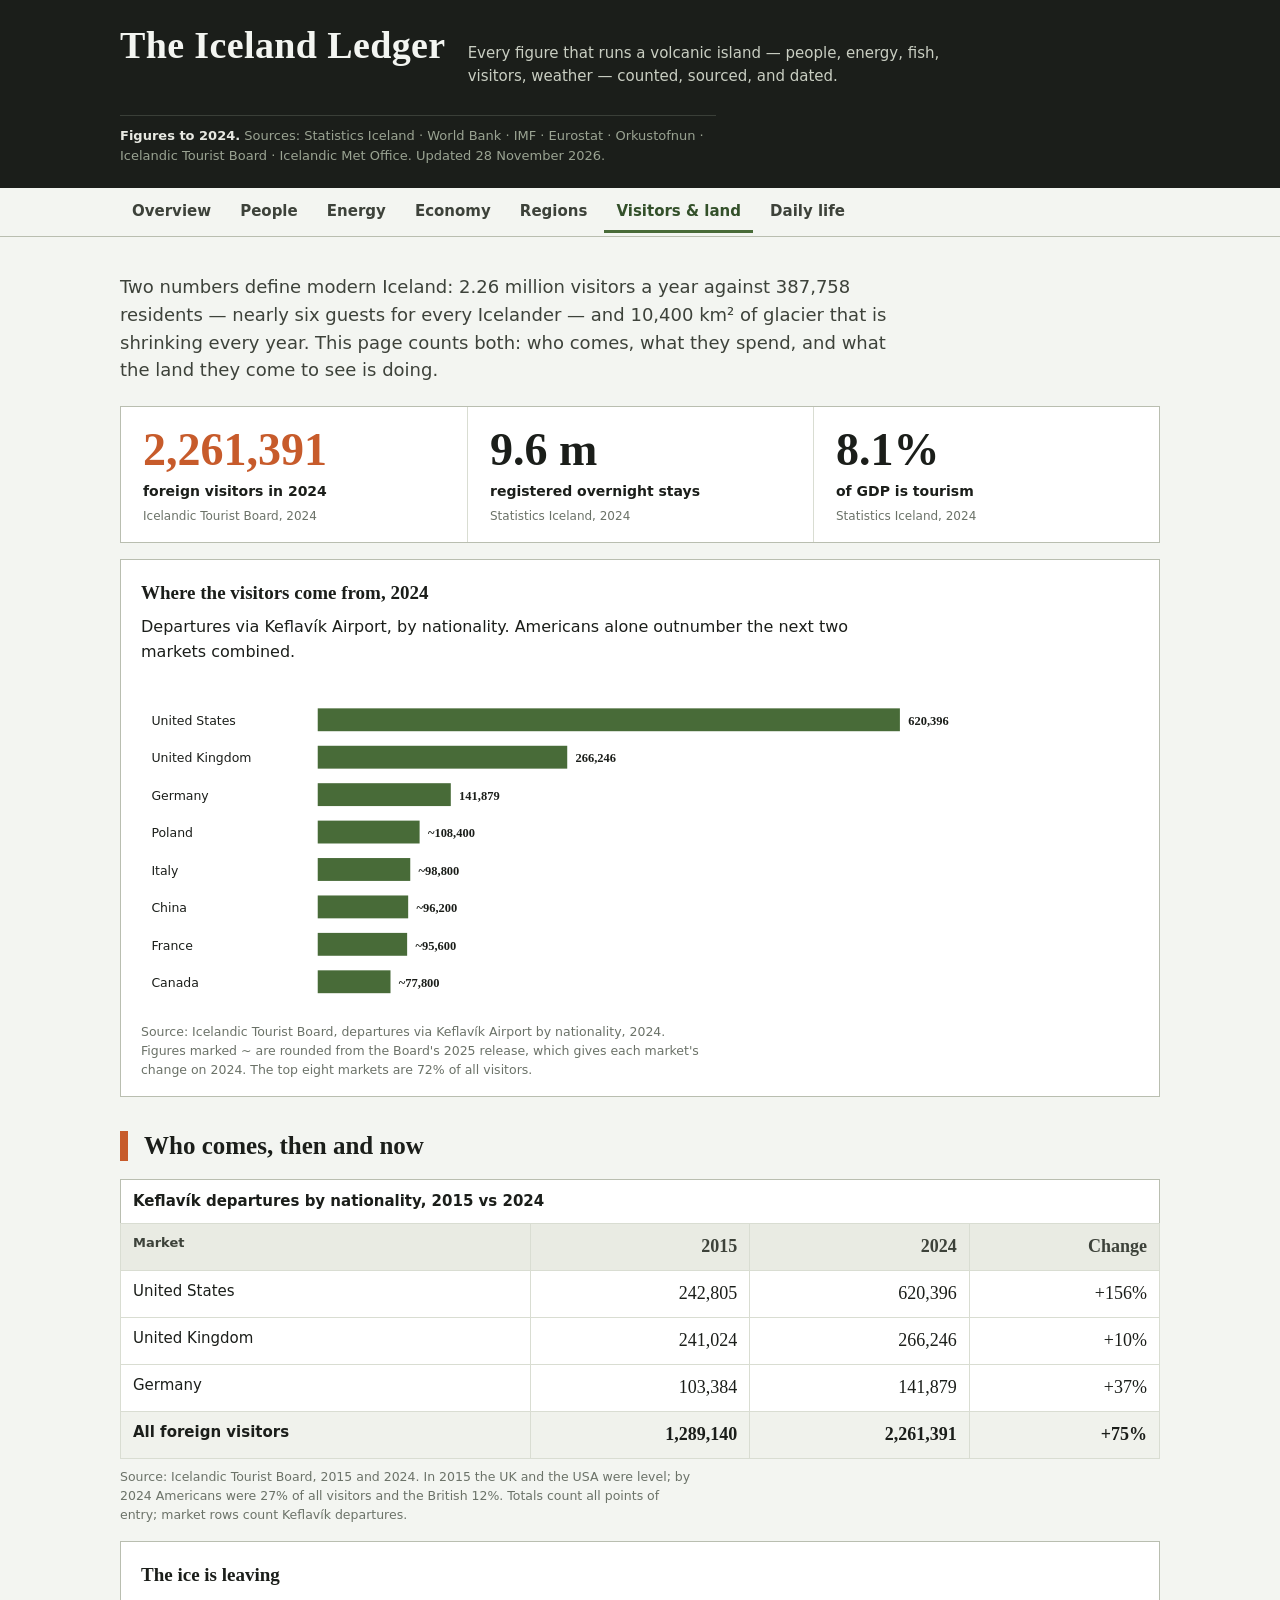
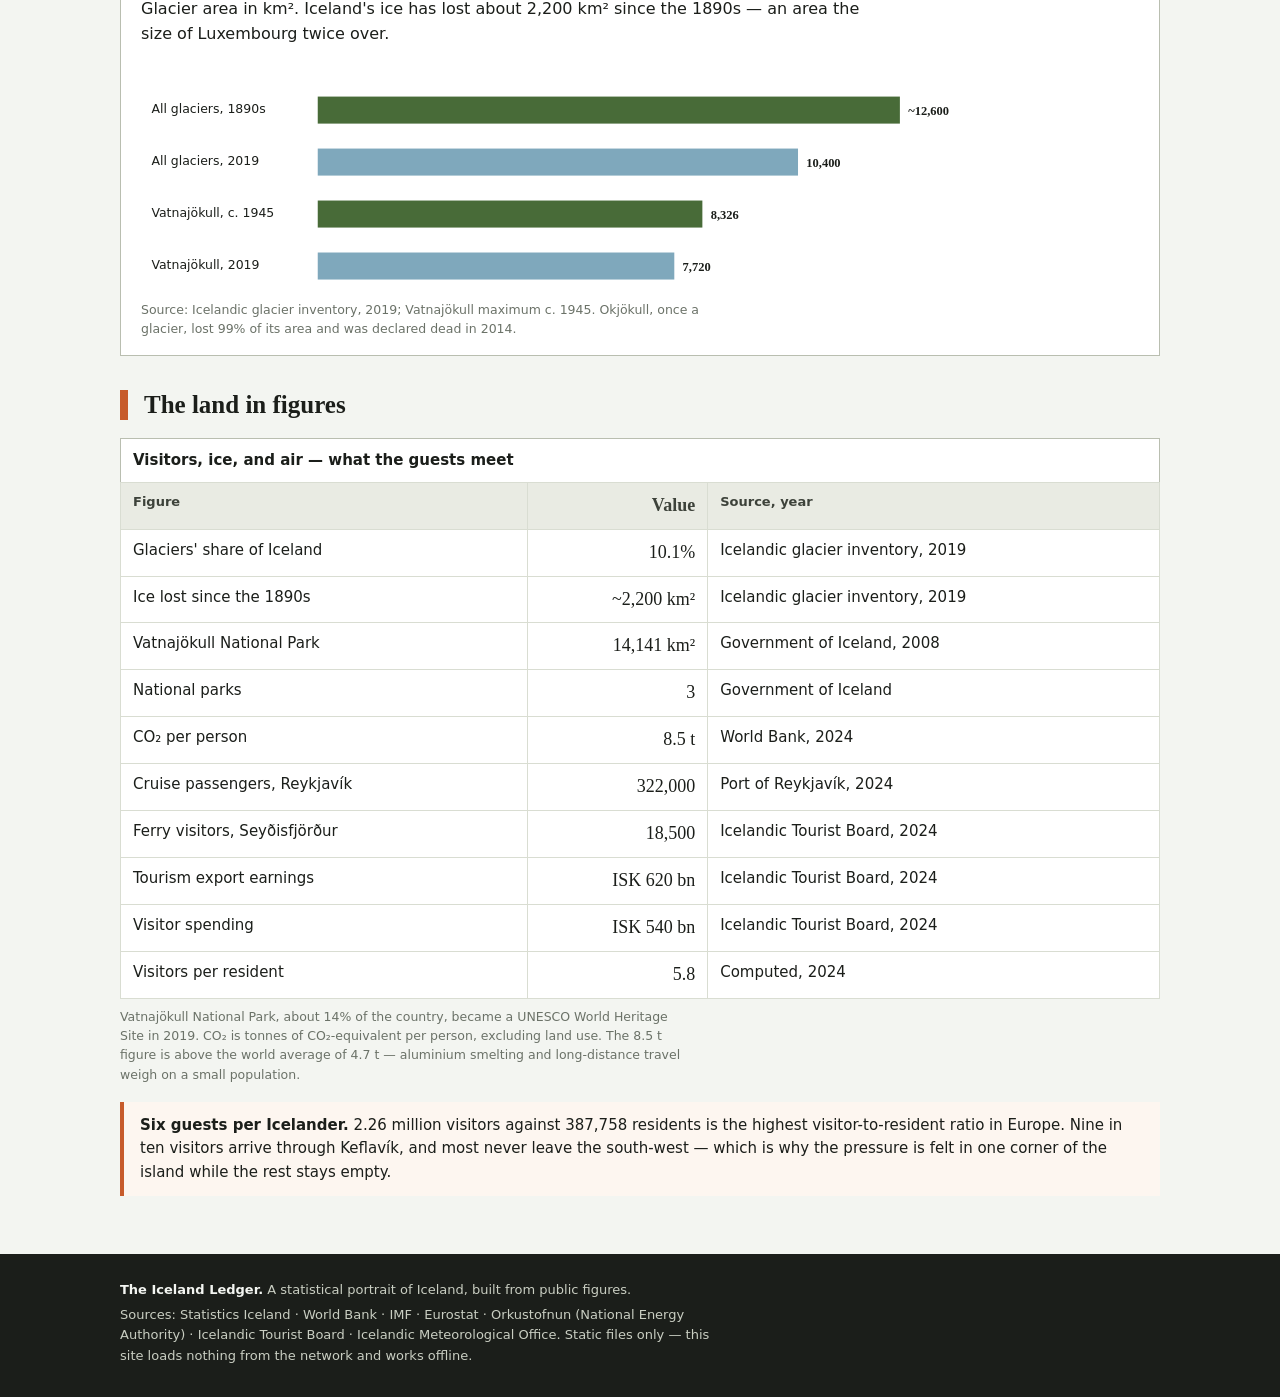
<file: app/tourism.html>
<!DOCTYPE html>
<html lang="en">
<head>
<meta charset="utf-8">
<meta name="viewport" content="width=device-width, initial-scale=1">
<title>Visitors &amp; the land — The Iceland Ledger</title>
<link rel="stylesheet" href="style.css">
<script type="module" src="site.js"></script>
</head>
<body>
<header class="masthead">
  <div class="wrap">
    <h1>The Iceland Ledger</h1>
    <p class="tagline">Every figure that runs a volcanic island — people, energy, fish, visitors, weather — counted, sourced, and dated.</p>
    <p class="dateline"><b>Figures to 2024.</b> Sources: Statistics Iceland · World Bank · IMF · Eurostat · Orkustofnun · Icelandic Tourist Board · Icelandic Met Office. Updated 28 November 2026.</p>
  </div>
</header>
<nav class="nav" aria-label="Sections">
  <div class="wrap">
    <button class="menubtn" aria-expanded="false">Sections</button>
    <div class="links">
      <a href="index.html">Overview</a>
      <a href="people.html">People</a>
      <a href="energy.html">Energy</a>
      <a href="economy.html">Economy</a>
      <a href="regions.html">Regions</a>
      <a href="tourism.html" aria-current="page">Visitors &amp; land</a>
      <a href="life.html">Daily life</a>
    </div>
  </div>
</nav>
<main>
  <div class="wrap">
    <p class="lede">Two numbers define modern Iceland: 2.26 million visitors a year against 387,758 residents — nearly six guests for every Icelander — and 10,400 km² of glacier that is shrinking every year. This page counts both: who comes, what they spend, and what the land they come to see is doing.</p>

    <div class="hero">
      <figure>
        <span class="num">2,261,391</span>
        <span class="cap">foreign visitors in 2024</span>
        <span class="src">Icelandic Tourist Board, 2024</span>
      </figure>
      <figure>
        <span class="num">9.6 m</span>
        <span class="cap">registered overnight stays</span>
        <span class="src">Statistics Iceland, 2024</span>
      </figure>
      <figure>
        <span class="num">8.1%</span>
        <span class="cap">of GDP is tourism</span>
        <span class="src">Statistics Iceland, 2024</span>
      </figure>
    </div>

    <div class="chart">
      <h3>Where the visitors come from, 2024</h3>
      <p>Departures via Keflavík Airport, by nationality. Americans alone outnumber the next two markets combined.</p>
      <svg viewBox="0 0 960 330" role="img" aria-label="Horizontal bar chart: visitors to Iceland in 2024 by nationality. United States 620,396; United Kingdom 266,246; Germany 141,879; Poland about 108,400; Italy about 98,800; China about 96,200; France about 95,600; Canada about 77,800">
        <g class="bar-label">
          <text x="10" y="50">United States</text><text x="10" y="86">United Kingdom</text>
          <text x="10" y="122">Germany</text><text x="10" y="158">Poland</text>
          <text x="10" y="194">Italy</text><text x="10" y="230">China</text>
          <text x="10" y="266">France</text><text x="10" y="302">Canada</text>
        </g>
        <g fill="#486b38">
          <rect x="170" y="34" width="560" height="22"/><rect x="170" y="70" width="240" height="22"/>
          <rect x="170" y="106" width="128" height="22"/><rect x="170" y="142" width="98" height="22"/>
          <rect x="170" y="178" width="89" height="22"/><rect x="170" y="214" width="87" height="22"/>
          <rect x="170" y="250" width="86" height="22"/><rect x="170" y="286" width="70" height="22"/>
        </g>
        <g class="bar-value">
          <text x="738" y="50">620,396</text><text x="418" y="86">266,246</text>
          <text x="306" y="122">141,879</text><text x="276" y="158">~108,400</text>
          <text x="267" y="194">~98,800</text><text x="265" y="230">~96,200</text>
          <text x="264" y="266">~95,600</text><text x="248" y="302">~77,800</text>
        </g>
      </svg>
      <p class="chart-src">Source: Icelandic Tourist Board, departures via Keflavík Airport by nationality, 2024. Figures marked ~ are rounded from the Board's 2025 release, which gives each market's change on 2024. The top eight markets are 72% of all visitors.</p>
    </div>

    <h2>Who comes, then and now</h2>
    <div class="scrollx">
    <table class="ledger">
      <caption>Keflavík departures by nationality, 2015 vs 2024</caption>
      <thead><tr><th>Market</th><th class="num">2015</th><th class="num">2024</th><th class="num">Change</th></tr></thead>
      <tbody>
        <tr><td>United States</td><td class="num">242,805</td><td class="num">620,396</td><td class="num">+156%</td></tr>
        <tr><td>United Kingdom</td><td class="num">241,024</td><td class="num">266,246</td><td class="num">+10%</td></tr>
        <tr><td>Germany</td><td class="num">103,384</td><td class="num">141,879</td><td class="num">+37%</td></tr>
        <tr class="total"><td>All foreign visitors</td><td class="num">1,289,140</td><td class="num">2,261,391</td><td class="num">+75%</td></tr>
      </tbody>
    </table>
    </div>
    <p class="source">Source: Icelandic Tourist Board, 2015 and 2024. In 2015 the UK and the USA were level; by 2024 Americans were 27% of all visitors and the British 12%. Totals count all points of entry; market rows count Keflavík departures.</p>

    <div class="chart">
      <h3>The ice is leaving</h3>
      <p>Glacier area in km². Iceland's ice has lost about 2,200 km² since the 1890s — an area the size of Luxembourg twice over.</p>
      <svg viewBox="0 0 960 230" role="img" aria-label="Horizontal bar chart: all Iceland glaciers about 12,600 square kilometres in the 1890s and 10,400 in 2019; Vatnajokull 8,326 at its maximum around 1945 and 7,720 in 2019">
        <g class="bar-label">
          <text x="10" y="56">All glaciers, 1890s</text><text x="10" y="106">All glaciers, 2019</text>
          <text x="10" y="156">Vatnajökull, c. 1945</text><text x="10" y="206">Vatnajökull, 2019</text>
        </g>
        <g>
          <rect x="170" y="40" width="560" height="26" fill="#486b38"/>
          <rect x="170" y="90" width="462" height="26" fill="#7fa8bc"/>
          <rect x="170" y="140" width="370" height="26" fill="#486b38"/>
          <rect x="170" y="190" width="343" height="26" fill="#7fa8bc"/>
        </g>
        <g class="bar-value">
          <text x="738" y="58">~12,600</text><text x="640" y="108">10,400</text>
          <text x="548" y="158">8,326</text><text x="521" y="208">7,720</text>
        </g>
      </svg>
      <p class="chart-src">Source: Icelandic glacier inventory, 2019; Vatnajökull maximum c. 1945. Okjökull, once a glacier, lost 99% of its area and was declared dead in 2014.</p>
    </div>

    <h2>The land in figures</h2>
    <div class="scrollx">
    <table class="ledger">
      <caption>Visitors, ice, and air — what the guests meet</caption>
      <thead><tr><th>Figure</th><th class="num">Value</th><th>Source, year</th></tr></thead>
      <tbody>
        <tr><td>Glaciers' share of Iceland</td><td class="num">10.1%</td><td>Icelandic glacier inventory, 2019</td></tr>
        <tr><td>Ice lost since the 1890s</td><td class="num">~2,200 km²</td><td>Icelandic glacier inventory, 2019</td></tr>
        <tr><td>Vatnajökull National Park</td><td class="num">14,141 km²</td><td>Government of Iceland, 2008</td></tr>
        <tr><td>National parks</td><td class="num">3</td><td>Government of Iceland</td></tr>
        <tr><td>CO₂ per person</td><td class="num">8.5 t</td><td>World Bank, 2024</td></tr>
        <tr><td>Cruise passengers, Reykjavík</td><td class="num">322,000</td><td>Port of Reykjavík, 2024</td></tr>
        <tr><td>Ferry visitors, Seyðisfjörður</td><td class="num">18,500</td><td>Icelandic Tourist Board, 2024</td></tr>
        <tr><td>Tourism export earnings</td><td class="num">ISK 620 bn</td><td>Icelandic Tourist Board, 2024</td></tr>
        <tr><td>Visitor spending</td><td class="num">ISK 540 bn</td><td>Icelandic Tourist Board, 2024</td></tr>
        <tr><td>Visitors per resident</td><td class="num">5.8</td><td>Computed, 2024</td></tr>
      </tbody>
    </table>
    </div>
    <p class="source">Vatnajökull National Park, about 14% of the country, became a UNESCO World Heritage Site in 2019. CO₂ is tonnes of CO₂-equivalent per person, excluding land use. The 8.5 t figure is above the world average of 4.7 t — aluminium smelting and long-distance travel weigh on a small population.</p>

    <div class="note"><b>Six guests per Icelander.</b> 2.26 million visitors against 387,758 residents is the highest visitor-to-resident ratio in Europe. Nine in ten visitors arrive through Keflavík, and most never leave the south-west — which is why the pressure is felt in one corner of the island while the rest stays empty.</div>
  </div>
</main>
<footer class="pagefoot">
  <div class="wrap">
    <p><b>The Iceland Ledger.</b> A statistical portrait of Iceland, built from public figures.</p>
    <p>Sources: Statistics Iceland · World Bank · IMF · Eurostat · Orkustofnun (National Energy Authority) · Icelandic Tourist Board · Icelandic Meteorological Office. Static files only — this site loads nothing from the network and works offline.</p>
  </div>
</footer>
</body>
</html>
</file>
<file: app/style.css>
/* The Iceland Ledger — "Basalt & Moss" theme.
   Paper: pale moss-grey. Ink: basalt. One bold accent only: ember,
   spent on the hero figure and the section ticks. Display type is
   Georgia (system serif, ledger character); body is the system sans. */

:root {
  --paper: #f3f5f1;
  --card: #ffffff;
  --ink: #1b1e1a;
  --ink-soft: #3d423a;
  --muted: #6b7268;
  --moss: #486b38;
  --moss-deep: #33502a;
  --glacier: #7fa8bc;
  --ember: #c75b2b;
  --rule: #d9ddd2;
  --rule-strong: #b9beb0;
  --serif: Georgia, "Times New Roman", serif;
  --sans: system-ui, -apple-system, "Segoe UI", Roboto, "Helvetica Neue", sans-serif;
}

* { box-sizing: border-box; }

body {
  margin: 0;
  background: var(--paper);
  color: var(--ink);
  font-family: var(--sans);
  font-size: 16px;
  line-height: 1.55;
}

a { color: var(--moss-deep); }
a:focus-visible, button:focus-visible, select:focus-visible {
  outline: 3px solid var(--moss);
  outline-offset: 2px;
}

/* Masthead: basalt band, paper type. */
.masthead {
  background: var(--ink);
  color: #f3f5f1;
  padding: 26px 0 22px;
}
.masthead .wrap { display: flex; flex-wrap: wrap; align-items: baseline; gap: 8px 22px; }
.masthead h1 {
  font-family: var(--serif);
  font-weight: 700;
  font-size: 38px;
  line-height: 1.05;
  margin: 0;
  letter-spacing: 0.01em;
}
.masthead .tagline {
  font-size: 15px;
  color: #c9cec2;
  max-width: 520px;
}
.masthead .dateline {
  margin: 10px 0 0;
  font-size: 13px;
  color: #9aa392;
  border-top: 1px solid #3a3f38;
  padding-top: 10px;
  width: 100%;
}
.masthead .dateline b { color: #e8e9e2; font-weight: 600; }

/* Navigation: sticky, paper, hairline rule. Current page in moss. */
.nav {
  position: sticky;
  top: 0;
  z-index: 10;
  background: var(--paper);
  border-bottom: 1px solid var(--rule-strong);
}
.nav .wrap {
  display: flex;
  align-items: center;
  gap: 4px;
  min-height: 48px;
}
.nav a {
  color: var(--ink-soft);
  text-decoration: none;
  font-size: 15px;
  font-weight: 600;
  padding: 10px 12px;
  border-bottom: 3px solid transparent;
}
.nav a:hover { color: var(--ink); border-bottom-color: var(--glacier); }
.nav a[aria-current="page"] { color: var(--moss-deep); border-bottom-color: var(--moss); }
.nav .menubtn {
  display: none;
  margin-left: auto;
  background: none;
  border: 1px solid var(--rule-strong);
  border-radius: 4px;
  font: inherit;
  font-size: 14px;
  font-weight: 600;
  padding: 6px 10px;
  cursor: pointer;
  color: var(--ink);
}

.wrap { max-width: 1080px; margin: 0 auto; padding: 0 20px; }
main .wrap { padding-top: 28px; padding-bottom: 40px; }

h2 {
  font-family: var(--serif);
  font-size: 25px;
  line-height: 1.2;
  margin: 34px 0 6px;
  padding-left: 16px;
  border-left: 8px solid var(--ember);
}
h3 {
  font-family: var(--serif);
  font-size: 19px;
  margin: 26px 0 6px;
}
p { margin: 8px 0; max-width: 72ch; }
.lede { font-size: 18px; color: var(--ink-soft); max-width: 68ch; }
.small { font-size: 13px; color: var(--muted); }

/* Hero: three ledger figures. Ember spent once, on the first number. */
.hero {
  display: grid;
  grid-template-columns: repeat(3, 1fr);
  gap: 0;
  border: 1px solid var(--rule-strong);
  background: var(--card);
  margin: 22px 0 8px;
}
.hero figure {
  margin: 0;
  padding: 20px 22px 16px;
  border-left: 1px solid var(--rule);
}
.hero figure:first-child { border-left: 0; }
.hero .num {
  font-family: var(--serif);
  font-size: 46px;
  line-height: 1;
  font-weight: 700;
  display: block;
}
.hero figure:first-child .num { color: var(--ember); }
.hero .cap { font-size: 14px; font-weight: 600; margin-top: 8px; display: block; }
.hero .src { font-size: 12px; color: var(--muted); display: block; margin-top: 4px; }

/* Ledger tables: ruled rows, right-aligned serif numerals. */
table.ledger {
  width: 100%;
  border-collapse: collapse;
  margin: 12px 0 4px;
  background: var(--card);
}
table.ledger caption {
  text-align: left;
  font-weight: 700;
  font-size: 15px;
  padding: 10px 12px;
  background: var(--card);
  border: 1px solid var(--rule-strong);
  border-bottom: 0;
}
table.ledger th, table.ledger td {
  border: 1px solid var(--rule);
  padding: 9px 12px;
  text-align: left;
  vertical-align: top;
  font-size: 15px;
}
table.ledger thead th {
  background: #e9ebe3;
  font-size: 13px;
  color: var(--ink-soft);
}
table.ledger td.num, table.ledger th.num {
  text-align: right;
  font-family: var(--serif);
  font-size: 18px;
  white-space: nowrap;
}
table.ledger td.sub { color: var(--muted); font-size: 13px; }
table.ledger tr.total td { font-weight: 700; background: #f0f2ec; }
.source { font-size: 12.5px; color: var(--muted); margin: 4px 0 14px; }

/* Chart cards: white, hairline border, svg scales. */
.chart {
  background: var(--card);
  border: 1px solid var(--rule-strong);
  padding: 18px 20px 12px;
  margin: 16px 0;
}
.chart h3 { margin: 0 0 2px; }
.chart .chart-src { font-size: 12.5px; color: var(--muted); margin: 6px 0 4px; }
.chart svg { display: block; width: 100%; height: auto; }
.chart .axis { font-size: 11px; fill: var(--muted); font-family: var(--sans); }
.chart .bar-label { font-size: 12px; fill: var(--ink); font-family: var(--sans); }
.chart .bar-value { font-size: 12px; fill: var(--ink); font-family: var(--serif); font-weight: 700; }
.chart .legend { font-size: 12px; fill: var(--ink-soft); font-family: var(--sans); }

/* Two-column sections. */
.cols { display: grid; grid-template-columns: 1fr 1fr; gap: 24px; }
.cols > div { min-width: 0; }

/* Region bars: one bar per region, length = people. */
.regionbar { display: grid; grid-template-columns: 170px 1fr 74px; gap: 10px; align-items: center; margin: 7px 0; font-size: 14px; }
.regionbar .track { background: #e6e9e0; height: 18px; }
.regionbar .fill { background: var(--moss); height: 18px; }
.regionbar .fill.hot { background: var(--ember); }
.regionbar .val { text-align: right; font-family: var(--serif); font-weight: 700; }

/* Tools: compare selects and year toggle. */
.tool {
  background: var(--card);
  border: 1px solid var(--rule-strong);
  padding: 16px 18px;
  margin: 16px 0;
}
.tool label { font-weight: 600; font-size: 14px; margin-right: 6px; }
.tool select {
  font: inherit;
  font-size: 15px;
  padding: 7px 8px;
  border: 1px solid var(--rule-strong);
  border-radius: 4px;
  background: #fff;
  margin-right: 18px;
}
.tool .seg { display: inline-flex; border: 1px solid var(--rule-strong); border-radius: 4px; overflow: hidden; }
.tool .seg button {
  font: inherit;
  font-size: 14px;
  font-weight: 600;
  padding: 7px 14px;
  border: 0;
  background: #fff;
  color: var(--ink-soft);
  cursor: pointer;
}
.tool .seg button[aria-pressed="true"] { background: var(--moss-deep); color: #fff; }

/* Note: one ember left-rule callout per page at most. */
.note {
  border-left: 4px solid var(--ember);
  background: #fdf6f0;
  padding: 12px 16px;
  margin: 18px 0;
  font-size: 15px;
}
.note b { font-weight: 700; }

/* Page footer: basalt band. */
.pagefoot {
  background: var(--ink);
  color: #c9cec2;
  padding: 22px 0 26px;
  font-size: 13px;
  line-height: 1.6;
}
.pagefoot b { color: #f3f5f1; }
.pagefoot .wrap p { margin: 4px 0; }

.scrollx { overflow-x: auto; }

@media (max-width: 760px) {
  .masthead h1 { font-size: 30px; }
  .hero { grid-template-columns: 1fr; }
  .hero figure { border-left: 0; border-top: 1px solid var(--rule); }
  .hero figure:first-child { border-top: 0; }
  .cols { grid-template-columns: 1fr; }
  .nav .wrap { flex-wrap: wrap; }
  .nav .menubtn { display: block; }
  .nav .links { display: none; width: 100%; flex-direction: column; padding-bottom: 8px; }
  .nav.open .links { display: flex; }
  .nav .links a { border-bottom: 1px solid var(--rule); padding: 10px 4px; }
  .regionbar { grid-template-columns: 118px 1fr 62px; font-size: 13px; }
  .hero .num { font-size: 38px; }
  table.ledger td.num { font-size: 16px; }
}

@media (prefers-reduced-motion: reduce) {
  * { transition: none !important; }
}
</file>
